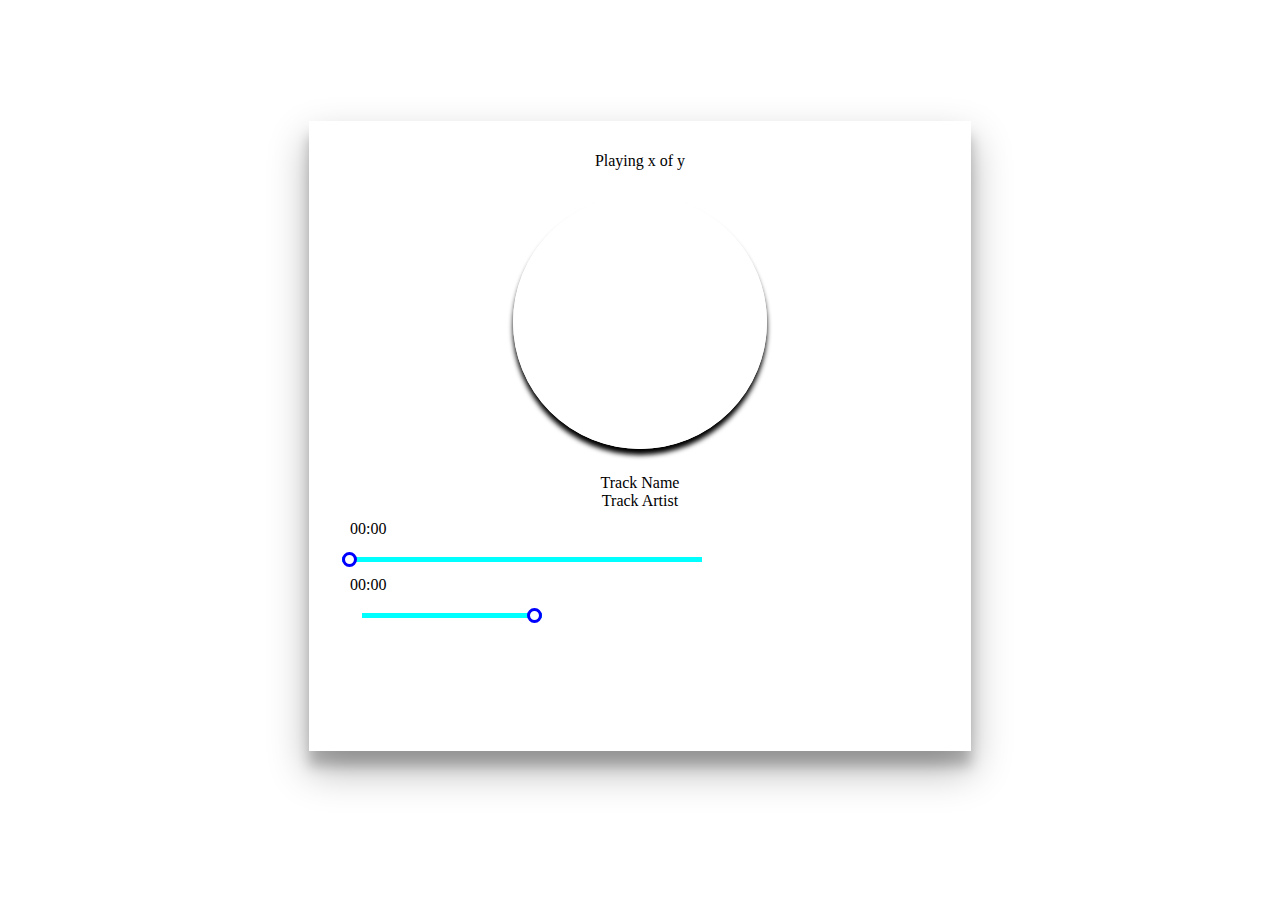
<file: musicplayer/index.html>
<!DOCTYPE html>
<html>
  <head>
    <title>Music</title>
    <link
      rel="stylesheet"
      href="https://cdnjs.cloudflare.com/ajax/libs/font-awesome/6.1.1/css/all.min.css"
      integrity="sha512-KfkfwYDsLkIlwQp6LFnl8zNdLGxu9YAA1QvwINks4PhcElQSvqcyVLLD9aMhXd13uQjoXtEKNosOWaZqXgel0g=="
      crossorigin="anonymous"
      referrerpolicy="no-referrer"
    />
  </head>
  <style>
    .player {
      height: 95vh;
      display: flex;
      align-items: center;
      flex-direction: column;
      justify-content: center;
    }
    .wrapper {
      border: 1px solid transparent;
      padding: 30px;
      box-shadow: rgba(0, 0, 0, 0.3) 0px 19px 38px,
        rgba(0, 0, 0, 0.22) 0px 15px 12px;
    }
    .details {
      display: flex;
      align-items: center;
      flex-direction: column;
      justify-content: center;
    }
    .track-art {
      margin: 25px;
      height: 250px;
      width: 250px;
      border: 2px solid #fff;
      background-size: cover;
      background-position: center;
      border-radius: 50%;
      box-shadow: 0 6px 5px;
    }
    .buttons {
      display: flex;
      flex-direction: row;
      align-items: center;
      margin-bottom: 30px;
    }
    .active {
      color: black;
    }
    .random-track,
    .repeat-track,
    .playpause-track,
    .prev-track,
    .next-track {
      padding: 25px;
      opacity: 0.2;
    }
    .random-track:hover,
    .repeat-track:hover,
    .playpause-track:hover,
    .prev-track:hover,
    .next-track:hover {
      opacity: 1;
    }
    .silder-container {
      display: flex;
      justify-content: center;
      align-items: center;
    }
    .seek-slider,
    .volume-slider {
      appearance: none;
      height: 5px;
      width: 100%;
      background-color: aqua;
      transition: opacity 0.2s;
    }
    .seek-slider::-webkit-slider-thumb,
    .volume-slider::-webkit-slider-thumb {
      appearance: none;
      width: 15px;
      height: 15px;
      background-color: white;
      border: 3px solid blue;
      border-radius: 100%;
    }
    .seek-slider {
      width: 60%;
    }
    .volume-slider {
      width: 30%;
    }
    .current-time,
    .total-duration {
      padding: 10px;
    }
    i.fa-volume-down,
    i.fa-volumn-up {
      padding: 10px;
    }
    .randomActive {
      color: black;
    }
    .rotate {
      animation: rotation 8s infinite linear;
    }
    @keyframes rotation {
      from {
        transform: rotate((0deg));
      }
      to {
        transform: rotate((360deg));
      }
    }
    .loader {
      height: 70px;
      display: flex;
      justify-content: center;
      align-items: center;
    }
    .loader,
    .stroke {
      background-color: white;
      height: 150%;
      width: 10px;
      border-radius: 50px;
      margin: 0 50px;
      animation: animate 1.4s linear infinite;
    }
    @keyframes animate {
      50% {
        height: 20%;
        background: cyan;
      }
      100% {
        height: 100%;
      }
    }
    .stroke:nth-child(1) {
      animation-delay: 0s;
    }
    .stroke:nth-child(2) {
      animation-delay: 0.3s;
    }
    .stroke:nth-child(3) {
      animation-delay: 0.6s;
    }
    .stroke:nth-child(4) {
      animation-delay: 0.9s;
    }
    .stroke:nth-child(5) {
      animation-delay: 0.3s;
    }
    .stroke:nth-child(6) {
      animation-delay: 0.6s;
    }
    .stroke:nth-child(7) {
      animation-delay: 0.9s;
    }
  </style>
  <body>
    <div class="player">
      <div class="wrapper">
        <div class="details">
          <div class="now-playing">Playing x of y</div>
          <div class="track-art"></div>
          <div class="track-name">Track Name</div>
          <div class="track-artist">Track Artist</div>
        </div>
        <div class="slider-container">
          <div class="current-time">00:00</div>
          <input
            type="range"
            min="1"
            max="100"
            value="0"
            class="seek-slider"
            onchange="seekTo()"
          />
          <div class="total-duration">00:00</div>
        </div>
        <div class="slider-container">
          <i class="fa fa-volume-down"></i
          ><input
            type="range"
            min="1"
            max="99"
            value="99"
            class="volume-slider"
            onchange="setVolume()"
          />
          <i class="fa fa-volume-up"></i>
        </div>
        <div class="buttons">
          <div class="random-track" onclick="randomTrack()">
            <i class="fas fa-random fa-2x" title="random"></i>
          </div>
          <div class="prev-track" onclick="prevTrack()">
            <i class="fas fa-step-backward fa-2x" title="random"></i>
          </div>
          <div class="playpause-track" onclick="playpauseTrack()">
            <i class="fas fa-play-circle fa-5x" title="random"></i>
          </div>
          <div class="next-track" onclick="nextTrack()">
            <i class="fas fa-step-forward fa-2x" title="random"></i>
          </div>
          <div class="repeat-track" onclick="repeatTrack()">
            <i class="fas fa-repeat fa-2x" title="repeat"></i>
          </div>
        </div>
        <div id="wave">
          <span class="stroke"></span>
          <span class="stroke"></span>
          <span class="stroke"></span>
          <span class="stroke"></span>
          <span class="stroke"></span>
          <span class="stroke"></span>
        </div>
      </div>
    </div>
    <script type="text/javascript">
      let now_playing = document.querySelector(".now-playing");
      let track_art = document.querySelector(".track-art");
      let track_name = document.querySelector(".track-name");
      let track_artist = document.querySelector(".track-artist");

      let playpause_btn = document.querySelector(".playpause-track");
      let next_btn = document.querySelector(".next-track");
      let prev_btn = document.querySelector(".prev_track");

      let seek_slider = document.querySelector(".seek-slider");
      let volume_slider = document.querySelector(".volume-slider");
      let curr_time = document.querySelector(".current-time");
      let total_duration = document.querySelector(".total-duration");
      let randomIcon = document.querySelector(".fa-random");
      let wave = document.getElementById("wave");
      let curr_track = document.createElement("audio");

      let track_index = 0;
      let isPlaying = false;
      let isRandom = false;
      let updatetimer;

      const music_list = [
        {
          img: "",
        },
      ];
    </script>
  </body>
</html>
</file>
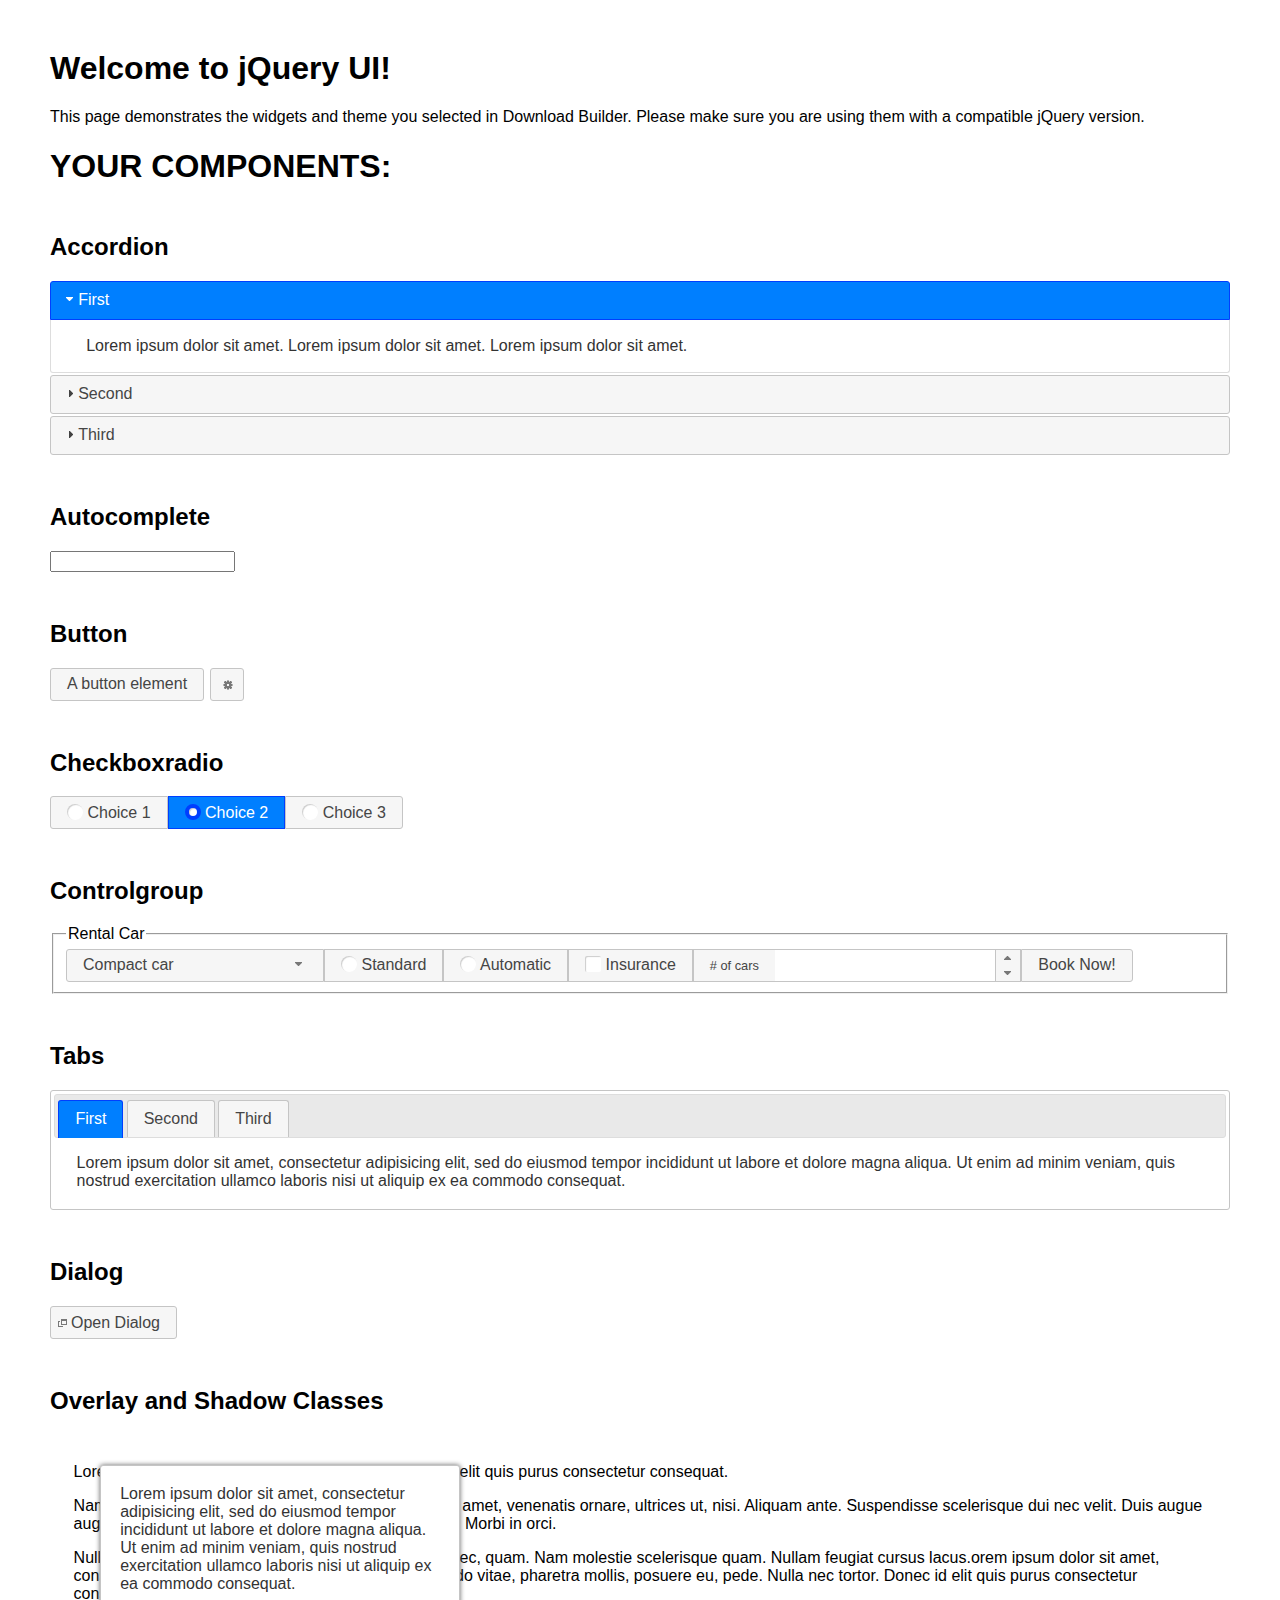
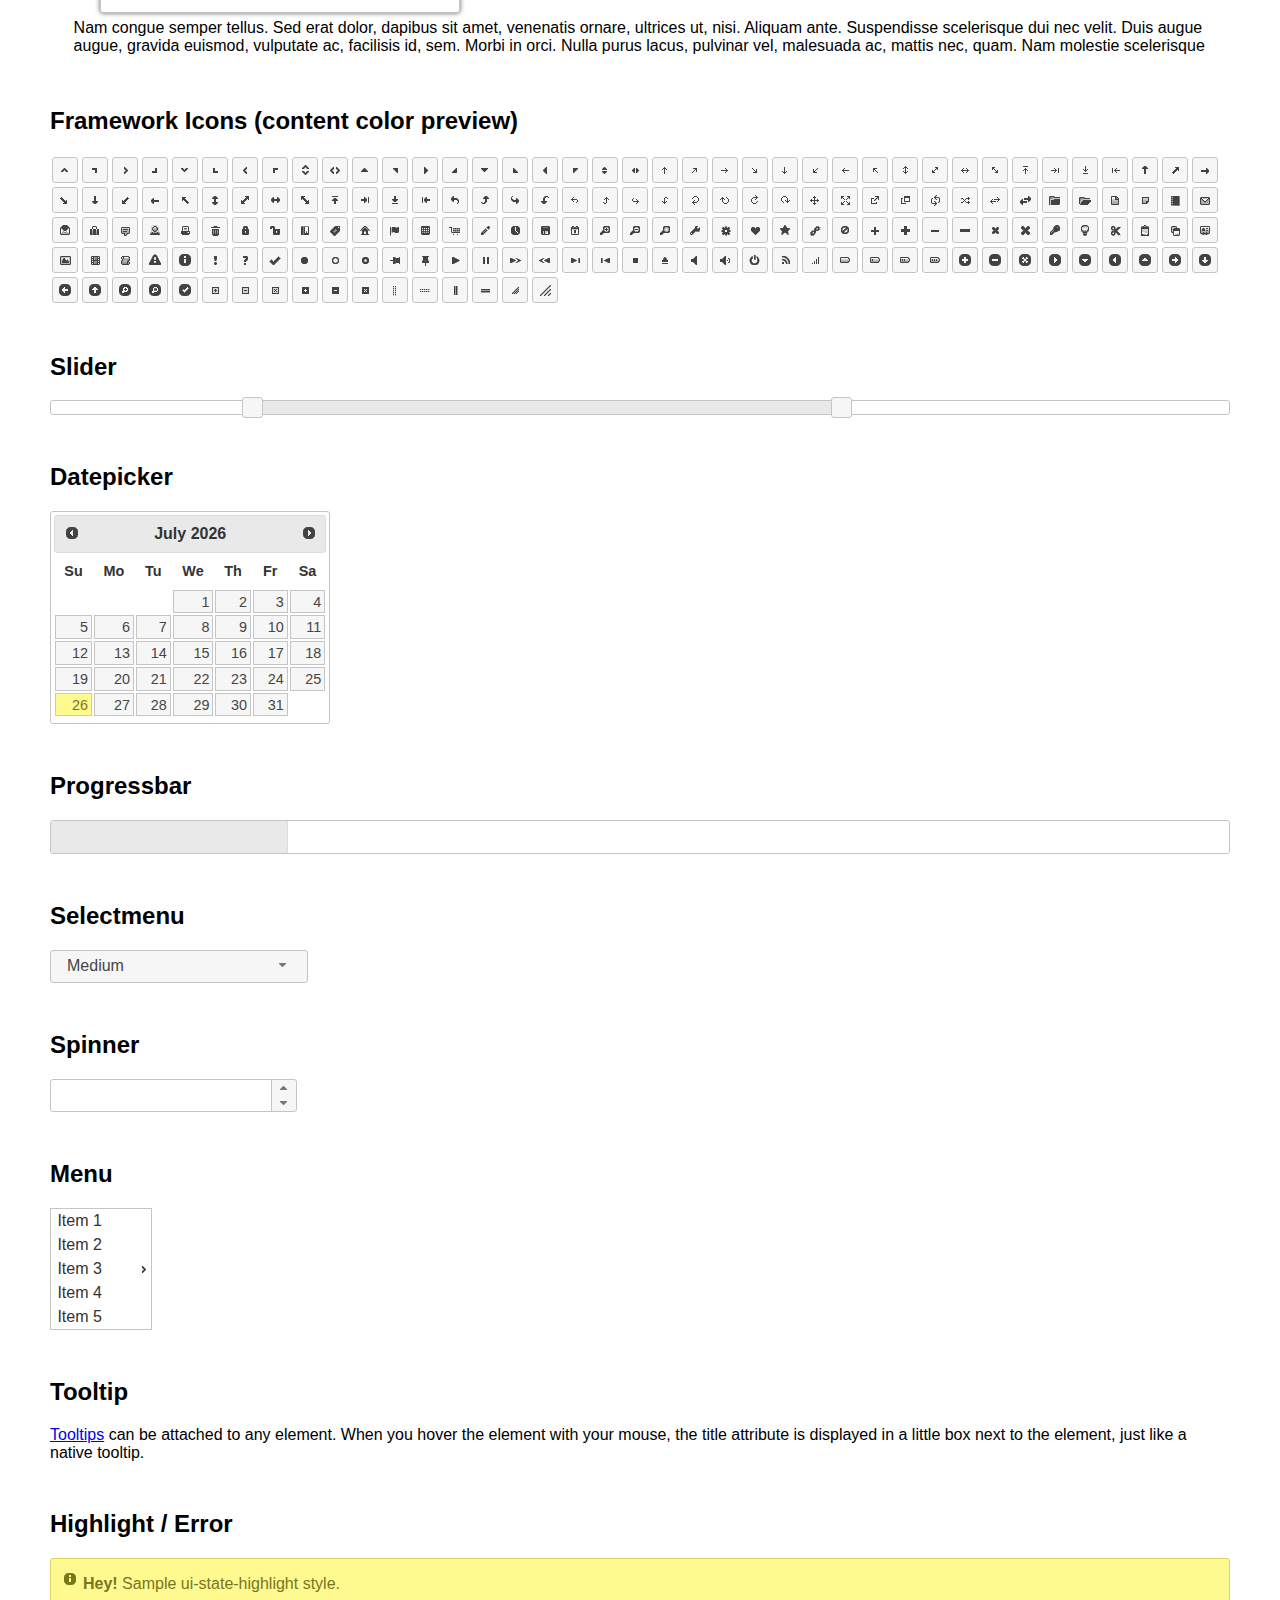
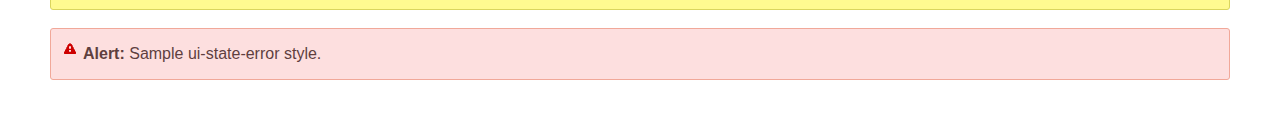
<file: assets/lib/jquery-ui-1.13.1/index.html>
<!doctype html>
<html lang="us">
<head>
	<meta charset="utf-8">
	<title>jQuery UI Example Page</title>
	<link href="jquery-ui.css" rel="stylesheet">
	<style>
	body{
		font-family: "Trebuchet MS", sans-serif;
		margin: 50px;
	}
	.demoHeaders {
		margin-top: 2em;
	}
	#dialog-link {
		padding: .4em 1em .4em 20px;
		text-decoration: none;
		position: relative;
	}
	#dialog-link span.ui-icon {
		margin: 0 5px 0 0;
		position: absolute;
		left: .2em;
		top: 50%;
		margin-top: -8px;
	}
	#icons {
		margin: 0;
		padding: 0;
	}
	#icons li {
		margin: 2px;
		position: relative;
		padding: 4px 0;
		cursor: pointer;
		float: left;
		list-style: none;
	}
	#icons span.ui-icon {
		float: left;
		margin: 0 4px;
	}
	.fakewindowcontain .ui-widget-overlay {
		position: absolute;
	}
	select {
		width: 200px;
	}
	</style>
</head>
<body>

<h1>Welcome to jQuery UI!</h1>

<div class="ui-widget">
	<p>This page demonstrates the widgets and theme you selected in Download Builder. Please make sure you are using them with a compatible jQuery version.</p>
</div>

<h1>YOUR COMPONENTS:</h1>

<!-- Accordion -->
<h2 class="demoHeaders">Accordion</h2>
<div id="accordion">
	<h3>First</h3>
	<div>Lorem ipsum dolor sit amet. Lorem ipsum dolor sit amet. Lorem ipsum dolor sit amet.</div>
	<h3>Second</h3>
	<div>Phasellus mattis tincidunt nibh.</div>
	<h3>Third</h3>
	<div>Nam dui erat, auctor a, dignissim quis.</div>
</div>

<!-- Autocomplete -->
<h2 class="demoHeaders">Autocomplete</h2>
<div>
	<input id="autocomplete" title="type &quot;a&quot;">
</div>

<!-- Button -->
<h2 class="demoHeaders">Button</h2>
<button id="button">A button element</button>
<button id="button-icon">An icon-only button</button>

<!-- Checkboxradio -->
<h2 class="demoHeaders">Checkboxradio</h2>
<form style="margin-top: 1em;">
	<div id="radioset">
		<input type="radio" id="radio1" name="radio"><label for="radio1">Choice 1</label>
		<input type="radio" id="radio2" name="radio" checked="checked"><label for="radio2">Choice 2</label>
		<input type="radio" id="radio3" name="radio"><label for="radio3">Choice 3</label>
	</div>
</form>

<!-- Controlgroup -->
<h2 class="demoHeaders">Controlgroup</h2>
<fieldset>
	<legend>Rental Car</legend>
	<div id="controlgroup">
		<select id="car-type">
			<option>Compact car</option>
			<option>Midsize car</option>
			<option>Full size car</option>
			<option>SUV</option>
			<option>Luxury</option>
			<option>Truck</option>
			<option>Van</option>
		</select>
		<label for="transmission-standard">Standard</label>
		<input type="radio" name="transmission" id="transmission-standard">
		<label for="transmission-automatic">Automatic</label>
		<input type="radio" name="transmission" id="transmission-automatic">
		<label for="insurance">Insurance</label>
		<input type="checkbox" name="insurance" id="insurance">
		<label for="horizontal-spinner" class="ui-controlgroup-label"># of cars</label>
		<input id="horizontal-spinner" class="ui-spinner-input">
		<button>Book Now!</button>
	</div>
</fieldset>

<!-- Tabs -->
<h2 class="demoHeaders">Tabs</h2>
<div id="tabs">
	<ul>
		<li><a href="#tabs-1">First</a></li>
		<li><a href="#tabs-2">Second</a></li>
		<li><a href="#tabs-3">Third</a></li>
	</ul>
	<div id="tabs-1">Lorem ipsum dolor sit amet, consectetur adipisicing elit, sed do eiusmod tempor incididunt ut labore et dolore magna aliqua. Ut enim ad minim veniam, quis nostrud exercitation ullamco laboris nisi ut aliquip ex ea commodo consequat.</div>
	<div id="tabs-2">Phasellus mattis tincidunt nibh. Cras orci urna, blandit id, pretium vel, aliquet ornare, felis. Maecenas scelerisque sem non nisl. Fusce sed lorem in enim dictum bibendum.</div>
	<div id="tabs-3">Nam dui erat, auctor a, dignissim quis, sollicitudin eu, felis. Pellentesque nisi urna, interdum eget, sagittis et, consequat vestibulum, lacus. Mauris porttitor ullamcorper augue.</div>
</div>

<h2 class="demoHeaders">Dialog</h2>
<p>
	<button id="dialog-link" class="ui-button ui-corner-all ui-widget">
		<span class="ui-icon ui-icon-newwin"></span>Open Dialog
	</button>
</p>

<h2 class="demoHeaders">Overlay and Shadow Classes</h2>
<div style="position: relative; width: 96%; height: 200px; padding:1% 2%; overflow:hidden;" class="fakewindowcontain">
	<p>Lorem ipsum dolor sit amet,  Nulla nec tortor. Donec id elit quis purus consectetur consequat. </p><p>Nam congue semper tellus. Sed erat dolor, dapibus sit amet, venenatis ornare, ultrices ut, nisi. Aliquam ante. Suspendisse scelerisque dui nec velit. Duis augue augue, gravida euismod, vulputate ac, facilisis id, sem. Morbi in orci. </p><p>Nulla purus lacus, pulvinar vel, malesuada ac, mattis nec, quam. Nam molestie scelerisque quam. Nullam feugiat cursus lacus.orem ipsum dolor sit amet, consectetur adipiscing elit. Donec libero risus, commodo vitae, pharetra mollis, posuere eu, pede. Nulla nec tortor. Donec id elit quis purus consectetur consequat. </p><p>Nam congue semper tellus. Sed erat dolor, dapibus sit amet, venenatis ornare, ultrices ut, nisi. Aliquam ante. Suspendisse scelerisque dui nec velit. Duis augue augue, gravida euismod, vulputate ac, facilisis id, sem. Morbi in orci. Nulla purus lacus, pulvinar vel, malesuada ac, mattis nec, quam. Nam molestie scelerisque quam. </p><p>Nullam feugiat cursus lacus.orem ipsum dolor sit amet, consectetur adipiscing elit. Donec libero risus, commodo vitae, pharetra mollis, posuere eu, pede. Nulla nec tortor. Donec id elit quis purus consectetur consequat. Nam congue semper tellus. Sed erat dolor, dapibus sit amet, venenatis ornare, ultrices ut, nisi. Aliquam ante. </p><p>Suspendisse scelerisque dui nec velit. Duis augue augue, gravida euismod, vulputate ac, facilisis id, sem. Morbi in orci. Nulla purus lacus, pulvinar vel, malesuada ac, mattis nec, quam. Nam molestie scelerisque quam. Nullam feugiat cursus lacus.orem ipsum dolor sit amet, consectetur adipiscing elit. Donec libero risus, commodo vitae, pharetra mollis, posuere eu, pede. Nulla nec tortor. Donec id elit quis purus consectetur consequat. Nam congue semper tellus. Sed erat dolor, dapibus sit amet, venenatis ornare, ultrices ut, nisi. </p>

	<!-- ui-dialog -->
	<div class="ui-widget-overlay ui-front"></div>
	<div style="position: absolute; width: 320px; left: 50px; top: 30px; padding: 1.2em" class="ui-widget ui-front ui-widget-content ui-corner-all ui-widget-shadow">
		Lorem ipsum dolor sit amet, consectetur adipisicing elit, sed do eiusmod tempor incididunt ut labore et dolore magna aliqua. Ut enim ad minim veniam, quis nostrud exercitation ullamco laboris nisi ut aliquip ex ea commodo consequat.
	</div>

</div>

<!-- ui-dialog -->
<div id="dialog" title="Dialog Title">
	<p>Lorem ipsum dolor sit amet, consectetur adipisicing elit, sed do eiusmod tempor incididunt ut labore et dolore magna aliqua. Ut enim ad minim veniam, quis nostrud exercitation ullamco laboris nisi ut aliquip ex ea commodo consequat.</p>
</div>


<h2 class="demoHeaders">Framework Icons (content color preview)</h2>
<ul id="icons" class="ui-widget ui-helper-clearfix">
	<li class="ui-state-default ui-corner-all" title=".ui-icon-caret-1-n"><span class="ui-icon ui-icon-caret-1-n"></span></li>
	<li class="ui-state-default ui-corner-all" title=".ui-icon-caret-1-ne"><span class="ui-icon ui-icon-caret-1-ne"></span></li>
	<li class="ui-state-default ui-corner-all" title=".ui-icon-caret-1-e"><span class="ui-icon ui-icon-caret-1-e"></span></li>
	<li class="ui-state-default ui-corner-all" title=".ui-icon-caret-1-se"><span class="ui-icon ui-icon-caret-1-se"></span></li>
	<li class="ui-state-default ui-corner-all" title=".ui-icon-caret-1-s"><span class="ui-icon ui-icon-caret-1-s"></span></li>
	<li class="ui-state-default ui-corner-all" title=".ui-icon-caret-1-sw"><span class="ui-icon ui-icon-caret-1-sw"></span></li>
	<li class="ui-state-default ui-corner-all" title=".ui-icon-caret-1-w"><span class="ui-icon ui-icon-caret-1-w"></span></li>
	<li class="ui-state-default ui-corner-all" title=".ui-icon-caret-1-nw"><span class="ui-icon ui-icon-caret-1-nw"></span></li>
	<li class="ui-state-default ui-corner-all" title=".ui-icon-caret-2-n-s"><span class="ui-icon ui-icon-caret-2-n-s"></span></li>
	<li class="ui-state-default ui-corner-all" title=".ui-icon-caret-2-e-w"><span class="ui-icon ui-icon-caret-2-e-w"></span></li>
	<li class="ui-state-default ui-corner-all" title=".ui-icon-triangle-1-n"><span class="ui-icon ui-icon-triangle-1-n"></span></li>
	<li class="ui-state-default ui-corner-all" title=".ui-icon-triangle-1-ne"><span class="ui-icon ui-icon-triangle-1-ne"></span></li>
	<li class="ui-state-default ui-corner-all" title=".ui-icon-triangle-1-e"><span class="ui-icon ui-icon-triangle-1-e"></span></li>
	<li class="ui-state-default ui-corner-all" title=".ui-icon-triangle-1-se"><span class="ui-icon ui-icon-triangle-1-se"></span></li>
	<li class="ui-state-default ui-corner-all" title=".ui-icon-triangle-1-s"><span class="ui-icon ui-icon-triangle-1-s"></span></li>
	<li class="ui-state-default ui-corner-all" title=".ui-icon-triangle-1-sw"><span class="ui-icon ui-icon-triangle-1-sw"></span></li>
	<li class="ui-state-default ui-corner-all" title=".ui-icon-triangle-1-w"><span class="ui-icon ui-icon-triangle-1-w"></span></li>
	<li class="ui-state-default ui-corner-all" title=".ui-icon-triangle-1-nw"><span class="ui-icon ui-icon-triangle-1-nw"></span></li>
	<li class="ui-state-default ui-corner-all" title=".ui-icon-triangle-2-n-s"><span class="ui-icon ui-icon-triangle-2-n-s"></span></li>
	<li class="ui-state-default ui-corner-all" title=".ui-icon-triangle-2-e-w"><span class="ui-icon ui-icon-triangle-2-e-w"></span></li>
	<li class="ui-state-default ui-corner-all" title=".ui-icon-arrow-1-n"><span class="ui-icon ui-icon-arrow-1-n"></span></li>
	<li class="ui-state-default ui-corner-all" title=".ui-icon-arrow-1-ne"><span class="ui-icon ui-icon-arrow-1-ne"></span></li>
	<li class="ui-state-default ui-corner-all" title=".ui-icon-arrow-1-e"><span class="ui-icon ui-icon-arrow-1-e"></span></li>
	<li class="ui-state-default ui-corner-all" title=".ui-icon-arrow-1-se"><span class="ui-icon ui-icon-arrow-1-se"></span></li>
	<li class="ui-state-default ui-corner-all" title=".ui-icon-arrow-1-s"><span class="ui-icon ui-icon-arrow-1-s"></span></li>
	<li class="ui-state-default ui-corner-all" title=".ui-icon-arrow-1-sw"><span class="ui-icon ui-icon-arrow-1-sw"></span></li>
	<li class="ui-state-default ui-corner-all" title=".ui-icon-arrow-1-w"><span class="ui-icon ui-icon-arrow-1-w"></span></li>
	<li class="ui-state-default ui-corner-all" title=".ui-icon-arrow-1-nw"><span class="ui-icon ui-icon-arrow-1-nw"></span></li>
	<li class="ui-state-default ui-corner-all" title=".ui-icon-arrow-2-n-s"><span class="ui-icon ui-icon-arrow-2-n-s"></span></li>
	<li class="ui-state-default ui-corner-all" title=".ui-icon-arrow-2-ne-sw"><span class="ui-icon ui-icon-arrow-2-ne-sw"></span></li>
	<li class="ui-state-default ui-corner-all" title=".ui-icon-arrow-2-e-w"><span class="ui-icon ui-icon-arrow-2-e-w"></span></li>
	<li class="ui-state-default ui-corner-all" title=".ui-icon-arrow-2-se-nw"><span class="ui-icon ui-icon-arrow-2-se-nw"></span></li>
	<li class="ui-state-default ui-corner-all" title=".ui-icon-arrowstop-1-n"><span class="ui-icon ui-icon-arrowstop-1-n"></span></li>
	<li class="ui-state-default ui-corner-all" title=".ui-icon-arrowstop-1-e"><span class="ui-icon ui-icon-arrowstop-1-e"></span></li>
	<li class="ui-state-default ui-corner-all" title=".ui-icon-arrowstop-1-s"><span class="ui-icon ui-icon-arrowstop-1-s"></span></li>
	<li class="ui-state-default ui-corner-all" title=".ui-icon-arrowstop-1-w"><span class="ui-icon ui-icon-arrowstop-1-w"></span></li>
	<li class="ui-state-default ui-corner-all" title=".ui-icon-arrowthick-1-n"><span class="ui-icon ui-icon-arrowthick-1-n"></span></li>
	<li class="ui-state-default ui-corner-all" title=".ui-icon-arrowthick-1-ne"><span class="ui-icon ui-icon-arrowthick-1-ne"></span></li>
	<li class="ui-state-default ui-corner-all" title=".ui-icon-arrowthick-1-e"><span class="ui-icon ui-icon-arrowthick-1-e"></span></li>
	<li class="ui-state-default ui-corner-all" title=".ui-icon-arrowthick-1-se"><span class="ui-icon ui-icon-arrowthick-1-se"></span></li>
	<li class="ui-state-default ui-corner-all" title=".ui-icon-arrowthick-1-s"><span class="ui-icon ui-icon-arrowthick-1-s"></span></li>
	<li class="ui-state-default ui-corner-all" title=".ui-icon-arrowthick-1-sw"><span class="ui-icon ui-icon-arrowthick-1-sw"></span></li>
	<li class="ui-state-default ui-corner-all" title=".ui-icon-arrowthick-1-w"><span class="ui-icon ui-icon-arrowthick-1-w"></span></li>
	<li class="ui-state-default ui-corner-all" title=".ui-icon-arrowthick-1-nw"><span class="ui-icon ui-icon-arrowthick-1-nw"></span></li>
	<li class="ui-state-default ui-corner-all" title=".ui-icon-arrowthick-2-n-s"><span class="ui-icon ui-icon-arrowthick-2-n-s"></span></li>
	<li class="ui-state-default ui-corner-all" title=".ui-icon-arrowthick-2-ne-sw"><span class="ui-icon ui-icon-arrowthick-2-ne-sw"></span></li>
	<li class="ui-state-default ui-corner-all" title=".ui-icon-arrowthick-2-e-w"><span class="ui-icon ui-icon-arrowthick-2-e-w"></span></li>
	<li class="ui-state-default ui-corner-all" title=".ui-icon-arrowthick-2-se-nw"><span class="ui-icon ui-icon-arrowthick-2-se-nw"></span></li>
	<li class="ui-state-default ui-corner-all" title=".ui-icon-arrowthickstop-1-n"><span class="ui-icon ui-icon-arrowthickstop-1-n"></span></li>
	<li class="ui-state-default ui-corner-all" title=".ui-icon-arrowthickstop-1-e"><span class="ui-icon ui-icon-arrowthickstop-1-e"></span></li>
	<li class="ui-state-default ui-corner-all" title=".ui-icon-arrowthickstop-1-s"><span class="ui-icon ui-icon-arrowthickstop-1-s"></span></li>
	<li class="ui-state-default ui-corner-all" title=".ui-icon-arrowthickstop-1-w"><span class="ui-icon ui-icon-arrowthickstop-1-w"></span></li>
	<li class="ui-state-default ui-corner-all" title=".ui-icon-arrowreturnthick-1-w"><span class="ui-icon ui-icon-arrowreturnthick-1-w"></span></li>
	<li class="ui-state-default ui-corner-all" title=".ui-icon-arrowreturnthick-1-n"><span class="ui-icon ui-icon-arrowreturnthick-1-n"></span></li>
	<li class="ui-state-default ui-corner-all" title=".ui-icon-arrowreturnthick-1-e"><span class="ui-icon ui-icon-arrowreturnthick-1-e"></span></li>
	<li class="ui-state-default ui-corner-all" title=".ui-icon-arrowreturnthick-1-s"><span class="ui-icon ui-icon-arrowreturnthick-1-s"></span></li>
	<li class="ui-state-default ui-corner-all" title=".ui-icon-arrowreturn-1-w"><span class="ui-icon ui-icon-arrowreturn-1-w"></span></li>
	<li class="ui-state-default ui-corner-all" title=".ui-icon-arrowreturn-1-n"><span class="ui-icon ui-icon-arrowreturn-1-n"></span></li>
	<li class="ui-state-default ui-corner-all" title=".ui-icon-arrowreturn-1-e"><span class="ui-icon ui-icon-arrowreturn-1-e"></span></li>
	<li class="ui-state-default ui-corner-all" title=".ui-icon-arrowreturn-1-s"><span class="ui-icon ui-icon-arrowreturn-1-s"></span></li>
	<li class="ui-state-default ui-corner-all" title=".ui-icon-arrowrefresh-1-w"><span class="ui-icon ui-icon-arrowrefresh-1-w"></span></li>
	<li class="ui-state-default ui-corner-all" title=".ui-icon-arrowrefresh-1-n"><span class="ui-icon ui-icon-arrowrefresh-1-n"></span></li>
	<li class="ui-state-default ui-corner-all" title=".ui-icon-arrowrefresh-1-e"><span class="ui-icon ui-icon-arrowrefresh-1-e"></span></li>
	<li class="ui-state-default ui-corner-all" title=".ui-icon-arrowrefresh-1-s"><span class="ui-icon ui-icon-arrowrefresh-1-s"></span></li>
	<li class="ui-state-default ui-corner-all" title=".ui-icon-arrow-4"><span class="ui-icon ui-icon-arrow-4"></span></li>
	<li class="ui-state-default ui-corner-all" title=".ui-icon-arrow-4-diag"><span class="ui-icon ui-icon-arrow-4-diag"></span></li>
	<li class="ui-state-default ui-corner-all" title=".ui-icon-extlink"><span class="ui-icon ui-icon-extlink"></span></li>
	<li class="ui-state-default ui-corner-all" title=".ui-icon-newwin"><span class="ui-icon ui-icon-newwin"></span></li>
	<li class="ui-state-default ui-corner-all" title=".ui-icon-refresh"><span class="ui-icon ui-icon-refresh"></span></li>
	<li class="ui-state-default ui-corner-all" title=".ui-icon-shuffle"><span class="ui-icon ui-icon-shuffle"></span></li>
	<li class="ui-state-default ui-corner-all" title=".ui-icon-transfer-e-w"><span class="ui-icon ui-icon-transfer-e-w"></span></li>
	<li class="ui-state-default ui-corner-all" title=".ui-icon-transferthick-e-w"><span class="ui-icon ui-icon-transferthick-e-w"></span></li>
	<li class="ui-state-default ui-corner-all" title=".ui-icon-folder-collapsed"><span class="ui-icon ui-icon-folder-collapsed"></span></li>
	<li class="ui-state-default ui-corner-all" title=".ui-icon-folder-open"><span class="ui-icon ui-icon-folder-open"></span></li>
	<li class="ui-state-default ui-corner-all" title=".ui-icon-document"><span class="ui-icon ui-icon-document"></span></li>
	<li class="ui-state-default ui-corner-all" title=".ui-icon-document-b"><span class="ui-icon ui-icon-document-b"></span></li>
	<li class="ui-state-default ui-corner-all" title=".ui-icon-note"><span class="ui-icon ui-icon-note"></span></li>
	<li class="ui-state-default ui-corner-all" title=".ui-icon-mail-closed"><span class="ui-icon ui-icon-mail-closed"></span></li>
	<li class="ui-state-default ui-corner-all" title=".ui-icon-mail-open"><span class="ui-icon ui-icon-mail-open"></span></li>
	<li class="ui-state-default ui-corner-all" title=".ui-icon-suitcase"><span class="ui-icon ui-icon-suitcase"></span></li>
	<li class="ui-state-default ui-corner-all" title=".ui-icon-comment"><span class="ui-icon ui-icon-comment"></span></li>
	<li class="ui-state-default ui-corner-all" title=".ui-icon-person"><span class="ui-icon ui-icon-person"></span></li>
	<li class="ui-state-default ui-corner-all" title=".ui-icon-print"><span class="ui-icon ui-icon-print"></span></li>
	<li class="ui-state-default ui-corner-all" title=".ui-icon-trash"><span class="ui-icon ui-icon-trash"></span></li>
	<li class="ui-state-default ui-corner-all" title=".ui-icon-locked"><span class="ui-icon ui-icon-locked"></span></li>
	<li class="ui-state-default ui-corner-all" title=".ui-icon-unlocked"><span class="ui-icon ui-icon-unlocked"></span></li>
	<li class="ui-state-default ui-corner-all" title=".ui-icon-bookmark"><span class="ui-icon ui-icon-bookmark"></span></li>
	<li class="ui-state-default ui-corner-all" title=".ui-icon-tag"><span class="ui-icon ui-icon-tag"></span></li>
	<li class="ui-state-default ui-corner-all" title=".ui-icon-home"><span class="ui-icon ui-icon-home"></span></li>
	<li class="ui-state-default ui-corner-all" title=".ui-icon-flag"><span class="ui-icon ui-icon-flag"></span></li>
	<li class="ui-state-default ui-corner-all" title=".ui-icon-calculator"><span class="ui-icon ui-icon-calculator"></span></li>
	<li class="ui-state-default ui-corner-all" title=".ui-icon-cart"><span class="ui-icon ui-icon-cart"></span></li>
	<li class="ui-state-default ui-corner-all" title=".ui-icon-pencil"><span class="ui-icon ui-icon-pencil"></span></li>
	<li class="ui-state-default ui-corner-all" title=".ui-icon-clock"><span class="ui-icon ui-icon-clock"></span></li>
	<li class="ui-state-default ui-corner-all" title=".ui-icon-disk"><span class="ui-icon ui-icon-disk"></span></li>
	<li class="ui-state-default ui-corner-all" title=".ui-icon-calendar"><span class="ui-icon ui-icon-calendar"></span></li>
	<li class="ui-state-default ui-corner-all" title=".ui-icon-zoomin"><span class="ui-icon ui-icon-zoomin"></span></li>
	<li class="ui-state-default ui-corner-all" title=".ui-icon-zoomout"><span class="ui-icon ui-icon-zoomout"></span></li>
	<li class="ui-state-default ui-corner-all" title=".ui-icon-search"><span class="ui-icon ui-icon-search"></span></li>
	<li class="ui-state-default ui-corner-all" title=".ui-icon-wrench"><span class="ui-icon ui-icon-wrench"></span></li>
	<li class="ui-state-default ui-corner-all" title=".ui-icon-gear"><span class="ui-icon ui-icon-gear"></span></li>
	<li class="ui-state-default ui-corner-all" title=".ui-icon-heart"><span class="ui-icon ui-icon-heart"></span></li>
	<li class="ui-state-default ui-corner-all" title=".ui-icon-star"><span class="ui-icon ui-icon-star"></span></li>
	<li class="ui-state-default ui-corner-all" title=".ui-icon-link"><span class="ui-icon ui-icon-link"></span></li>
	<li class="ui-state-default ui-corner-all" title=".ui-icon-cancel"><span class="ui-icon ui-icon-cancel"></span></li>
	<li class="ui-state-default ui-corner-all" title=".ui-icon-plus"><span class="ui-icon ui-icon-plus"></span></li>
	<li class="ui-state-default ui-corner-all" title=".ui-icon-plusthick"><span class="ui-icon ui-icon-plusthick"></span></li>
	<li class="ui-state-default ui-corner-all" title=".ui-icon-minus"><span class="ui-icon ui-icon-minus"></span></li>
	<li class="ui-state-default ui-corner-all" title=".ui-icon-minusthick"><span class="ui-icon ui-icon-minusthick"></span></li>
	<li class="ui-state-default ui-corner-all" title=".ui-icon-close"><span class="ui-icon ui-icon-close"></span></li>
	<li class="ui-state-default ui-corner-all" title=".ui-icon-closethick"><span class="ui-icon ui-icon-closethick"></span></li>
	<li class="ui-state-default ui-corner-all" title=".ui-icon-key"><span class="ui-icon ui-icon-key"></span></li>
	<li class="ui-state-default ui-corner-all" title=".ui-icon-lightbulb"><span class="ui-icon ui-icon-lightbulb"></span></li>
	<li class="ui-state-default ui-corner-all" title=".ui-icon-scissors"><span class="ui-icon ui-icon-scissors"></span></li>
	<li class="ui-state-default ui-corner-all" title=".ui-icon-clipboard"><span class="ui-icon ui-icon-clipboard"></span></li>
	<li class="ui-state-default ui-corner-all" title=".ui-icon-copy"><span class="ui-icon ui-icon-copy"></span></li>
	<li class="ui-state-default ui-corner-all" title=".ui-icon-contact"><span class="ui-icon ui-icon-contact"></span></li>
	<li class="ui-state-default ui-corner-all" title=".ui-icon-image"><span class="ui-icon ui-icon-image"></span></li>
	<li class="ui-state-default ui-corner-all" title=".ui-icon-video"><span class="ui-icon ui-icon-video"></span></li>
	<li class="ui-state-default ui-corner-all" title=".ui-icon-script"><span class="ui-icon ui-icon-script"></span></li>
	<li class="ui-state-default ui-corner-all" title=".ui-icon-alert"><span class="ui-icon ui-icon-alert"></span></li>
	<li class="ui-state-default ui-corner-all" title=".ui-icon-info"><span class="ui-icon ui-icon-info"></span></li>
	<li class="ui-state-default ui-corner-all" title=".ui-icon-notice"><span class="ui-icon ui-icon-notice"></span></li>
	<li class="ui-state-default ui-corner-all" title=".ui-icon-help"><span class="ui-icon ui-icon-help"></span></li>
	<li class="ui-state-default ui-corner-all" title=".ui-icon-check"><span class="ui-icon ui-icon-check"></span></li>
	<li class="ui-state-default ui-corner-all" title=".ui-icon-bullet"><span class="ui-icon ui-icon-bullet"></span></li>
	<li class="ui-state-default ui-corner-all" title=".ui-icon-radio-off"><span class="ui-icon ui-icon-radio-off"></span></li>
	<li class="ui-state-default ui-corner-all" title=".ui-icon-radio-on"><span class="ui-icon ui-icon-radio-on"></span></li>
	<li class="ui-state-default ui-corner-all" title=".ui-icon-pin-w"><span class="ui-icon ui-icon-pin-w"></span></li>
	<li class="ui-state-default ui-corner-all" title=".ui-icon-pin-s"><span class="ui-icon ui-icon-pin-s"></span></li>
	<li class="ui-state-default ui-corner-all" title=".ui-icon-play"><span class="ui-icon ui-icon-play"></span></li>
	<li class="ui-state-default ui-corner-all" title=".ui-icon-pause"><span class="ui-icon ui-icon-pause"></span></li>
	<li class="ui-state-default ui-corner-all" title=".ui-icon-seek-next"><span class="ui-icon ui-icon-seek-next"></span></li>
	<li class="ui-state-default ui-corner-all" title=".ui-icon-seek-prev"><span class="ui-icon ui-icon-seek-prev"></span></li>
	<li class="ui-state-default ui-corner-all" title=".ui-icon-seek-end"><span class="ui-icon ui-icon-seek-end"></span></li>
	<li class="ui-state-default ui-corner-all" title=".ui-icon-seek-first"><span class="ui-icon ui-icon-seek-first"></span></li>
	<li class="ui-state-default ui-corner-all" title=".ui-icon-stop"><span class="ui-icon ui-icon-stop"></span></li>
	<li class="ui-state-default ui-corner-all" title=".ui-icon-eject"><span class="ui-icon ui-icon-eject"></span></li>
	<li class="ui-state-default ui-corner-all" title=".ui-icon-volume-off"><span class="ui-icon ui-icon-volume-off"></span></li>
	<li class="ui-state-default ui-corner-all" title=".ui-icon-volume-on"><span class="ui-icon ui-icon-volume-on"></span></li>
	<li class="ui-state-default ui-corner-all" title=".ui-icon-power"><span class="ui-icon ui-icon-power"></span></li>
	<li class="ui-state-default ui-corner-all" title=".ui-icon-signal-diag"><span class="ui-icon ui-icon-signal-diag"></span></li>
	<li class="ui-state-default ui-corner-all" title=".ui-icon-signal"><span class="ui-icon ui-icon-signal"></span></li>
	<li class="ui-state-default ui-corner-all" title=".ui-icon-battery-0"><span class="ui-icon ui-icon-battery-0"></span></li>
	<li class="ui-state-default ui-corner-all" title=".ui-icon-battery-1"><span class="ui-icon ui-icon-battery-1"></span></li>
	<li class="ui-state-default ui-corner-all" title=".ui-icon-battery-2"><span class="ui-icon ui-icon-battery-2"></span></li>
	<li class="ui-state-default ui-corner-all" title=".ui-icon-battery-3"><span class="ui-icon ui-icon-battery-3"></span></li>
	<li class="ui-state-default ui-corner-all" title=".ui-icon-circle-plus"><span class="ui-icon ui-icon-circle-plus"></span></li>
	<li class="ui-state-default ui-corner-all" title=".ui-icon-circle-minus"><span class="ui-icon ui-icon-circle-minus"></span></li>
	<li class="ui-state-default ui-corner-all" title=".ui-icon-circle-close"><span class="ui-icon ui-icon-circle-close"></span></li>
	<li class="ui-state-default ui-corner-all" title=".ui-icon-circle-triangle-e"><span class="ui-icon ui-icon-circle-triangle-e"></span></li>
	<li class="ui-state-default ui-corner-all" title=".ui-icon-circle-triangle-s"><span class="ui-icon ui-icon-circle-triangle-s"></span></li>
	<li class="ui-state-default ui-corner-all" title=".ui-icon-circle-triangle-w"><span class="ui-icon ui-icon-circle-triangle-w"></span></li>
	<li class="ui-state-default ui-corner-all" title=".ui-icon-circle-triangle-n"><span class="ui-icon ui-icon-circle-triangle-n"></span></li>
	<li class="ui-state-default ui-corner-all" title=".ui-icon-circle-arrow-e"><span class="ui-icon ui-icon-circle-arrow-e"></span></li>
	<li class="ui-state-default ui-corner-all" title=".ui-icon-circle-arrow-s"><span class="ui-icon ui-icon-circle-arrow-s"></span></li>
	<li class="ui-state-default ui-corner-all" title=".ui-icon-circle-arrow-w"><span class="ui-icon ui-icon-circle-arrow-w"></span></li>
	<li class="ui-state-default ui-corner-all" title=".ui-icon-circle-arrow-n"><span class="ui-icon ui-icon-circle-arrow-n"></span></li>
	<li class="ui-state-default ui-corner-all" title=".ui-icon-circle-zoomin"><span class="ui-icon ui-icon-circle-zoomin"></span></li>
	<li class="ui-state-default ui-corner-all" title=".ui-icon-circle-zoomout"><span class="ui-icon ui-icon-circle-zoomout"></span></li>
	<li class="ui-state-default ui-corner-all" title=".ui-icon-circle-check"><span class="ui-icon ui-icon-circle-check"></span></li>
	<li class="ui-state-default ui-corner-all" title=".ui-icon-circlesmall-plus"><span class="ui-icon ui-icon-circlesmall-plus"></span></li>
	<li class="ui-state-default ui-corner-all" title=".ui-icon-circlesmall-minus"><span class="ui-icon ui-icon-circlesmall-minus"></span></li>
	<li class="ui-state-default ui-corner-all" title=".ui-icon-circlesmall-close"><span class="ui-icon ui-icon-circlesmall-close"></span></li>
	<li class="ui-state-default ui-corner-all" title=".ui-icon-squaresmall-plus"><span class="ui-icon ui-icon-squaresmall-plus"></span></li>
	<li class="ui-state-default ui-corner-all" title=".ui-icon-squaresmall-minus"><span class="ui-icon ui-icon-squaresmall-minus"></span></li>
	<li class="ui-state-default ui-corner-all" title=".ui-icon-squaresmall-close"><span class="ui-icon ui-icon-squaresmall-close"></span></li>
	<li class="ui-state-default ui-corner-all" title=".ui-icon-grip-dotted-vertical"><span class="ui-icon ui-icon-grip-dotted-vertical"></span></li>
	<li class="ui-state-default ui-corner-all" title=".ui-icon-grip-dotted-horizontal"><span class="ui-icon ui-icon-grip-dotted-horizontal"></span></li>
	<li class="ui-state-default ui-corner-all" title=".ui-icon-grip-solid-vertical"><span class="ui-icon ui-icon-grip-solid-vertical"></span></li>
	<li class="ui-state-default ui-corner-all" title=".ui-icon-grip-solid-horizontal"><span class="ui-icon ui-icon-grip-solid-horizontal"></span></li>
	<li class="ui-state-default ui-corner-all" title=".ui-icon-gripsmall-diagonal-se"><span class="ui-icon ui-icon-gripsmall-diagonal-se"></span></li>
	<li class="ui-state-default ui-corner-all" title=".ui-icon-grip-diagonal-se"><span class="ui-icon ui-icon-grip-diagonal-se"></span></li>
</ul>

<!-- Slider -->
<h2 class="demoHeaders">Slider</h2>
<div id="slider"></div>

<!-- Datepicker -->
<h2 class="demoHeaders">Datepicker</h2>
<div id="datepicker"></div>

<!-- Progressbar -->
<h2 class="demoHeaders">Progressbar</h2>
<div id="progressbar"></div>

<!-- Progressbar -->
<h2 class="demoHeaders">Selectmenu</h2>
<select id="selectmenu">
	<option>Slower</option>
	<option>Slow</option>
	<option selected="selected">Medium</option>
	<option>Fast</option>
	<option>Faster</option>
</select>

<!-- Spinner -->
<h2 class="demoHeaders">Spinner</h2>
<input id="spinner">

<!-- Menu -->
<h2 class="demoHeaders">Menu</h2>
<ul style="width:100px;" id="menu">
	<li><div>Item 1</div></li>
	<li><div>Item 2</div></li>
	<li><div>Item 3</div>
		<ul>
			<li><div>Item 3-1</div></li>
			<li><div>Item 3-2</div></li>
			<li><div>Item 3-3</div></li>
			<li><div>Item 3-4</div></li>
			<li><div>Item 3-5</div></li>
		</ul>
	</li>
	<li><div>Item 4</div></li>
	<li><div>Item 5</div></li>
</ul>

<!-- Tooltip -->
<h2 class="demoHeaders">Tooltip</h2>
<p id="tooltip">
	<a href="#" title="That&apos;s what this widget is">Tooltips</a> can be attached to any element. When you hover
the element with your mouse, the title attribute is displayed in a little box next to the element, just like a native tooltip.
</p>

<!-- Highlight / Error -->
<h2 class="demoHeaders">Highlight / Error</h2>
<div class="ui-widget">
	<div class="ui-state-highlight ui-corner-all" style="margin-top: 20px; padding: 0 .7em;">
		<p><span class="ui-icon ui-icon-info" style="float: left; margin-right: .3em;"></span>
		<strong>Hey!</strong> Sample ui-state-highlight style.</p>
	</div>
</div>
<br>
<div class="ui-widget">
	<div class="ui-state-error ui-corner-all" style="padding: 0 .7em;">
		<p><span class="ui-icon ui-icon-alert" style="float: left; margin-right: .3em;"></span>
		<strong>Alert:</strong> Sample ui-state-error style.</p>
	</div>
</div>

<script src="external/jquery/jquery.js"></script>
<script src="jquery-ui.js"></script>
<script>
$( "#accordion" ).accordion();

var availableTags = [
	"ActionScript",
	"AppleScript",
	"Asp",
	"BASIC",
	"C",
	"C++",
	"Clojure",
	"COBOL",
	"ColdFusion",
	"Erlang",
	"Fortran",
	"Groovy",
	"Haskell",
	"Java",
	"JavaScript",
	"Lisp",
	"Perl",
	"PHP",
	"Python",
	"Ruby",
	"Scala",
	"Scheme"
];
$( "#autocomplete" ).autocomplete({
	source: availableTags
});

$( "#button" ).button();
$( "#button-icon" ).button({
	icon: "ui-icon-gear",
	showLabel: false
});

$( "#radioset" ).buttonset();

$( "#controlgroup" ).controlgroup();

$( "#tabs" ).tabs();

$( "#dialog" ).dialog({
	autoOpen: false,
	width: 400,
	buttons: [
		{
			text: "Ok",
			click: function() {
				$( this ).dialog( "close" );
			}
		},
		{
			text: "Cancel",
			click: function() {
				$( this ).dialog( "close" );
			}
		}
	]
});

// Link to open the dialog
$( "#dialog-link" ).click(function( event ) {
	$( "#dialog" ).dialog( "open" );
	event.preventDefault();
});

$( "#datepicker" ).datepicker({
	inline: true
});

$( "#slider" ).slider({
	range: true,
	values: [ 17, 67 ]
});

$( "#progressbar" ).progressbar({
	value: 20
});

$( "#spinner" ).spinner();

$( "#menu" ).menu();

$( "#tooltip" ).tooltip();

$( "#selectmenu" ).selectmenu();

// Hover states on the static widgets
$( "#dialog-link, #icons li" ).hover(
	function() {
		$( this ).addClass( "ui-state-hover" );
	},
	function() {
		$( this ).removeClass( "ui-state-hover" );
	}
);
</script>
</body>
</html>
</file>
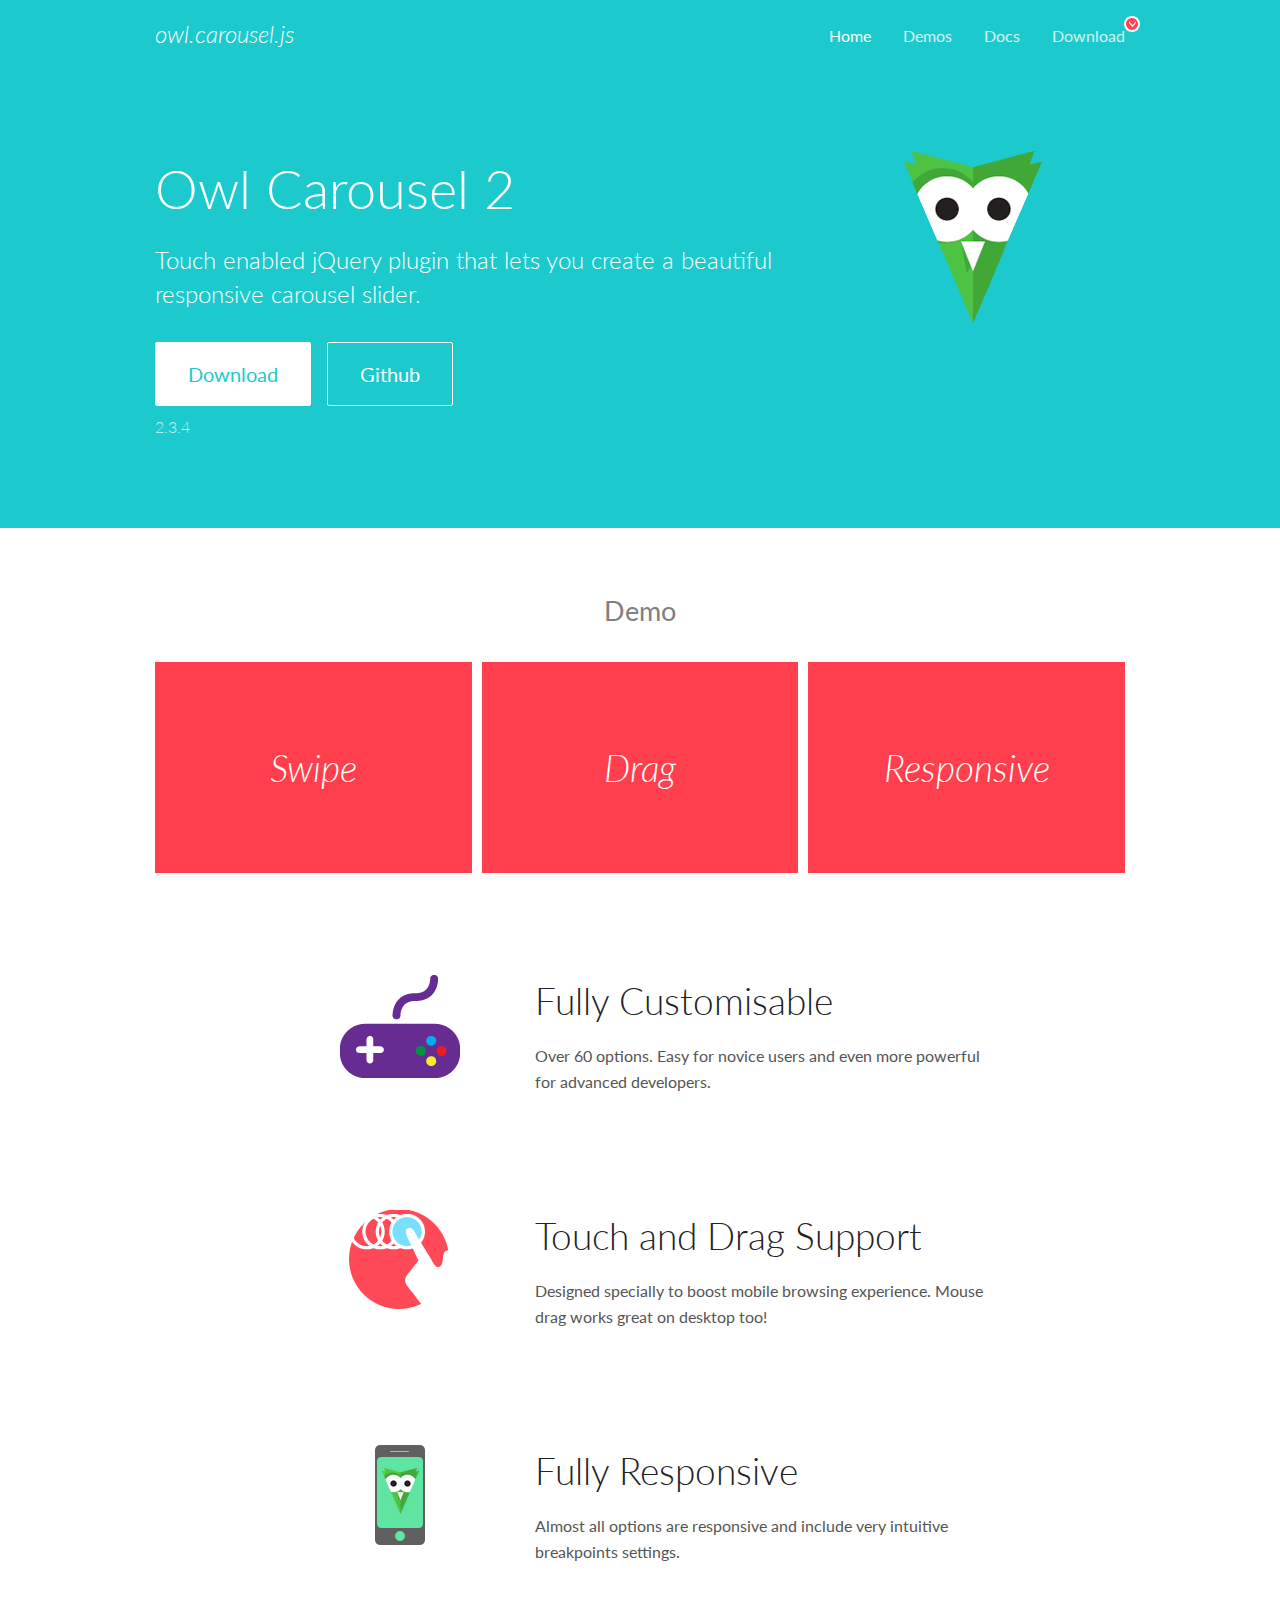
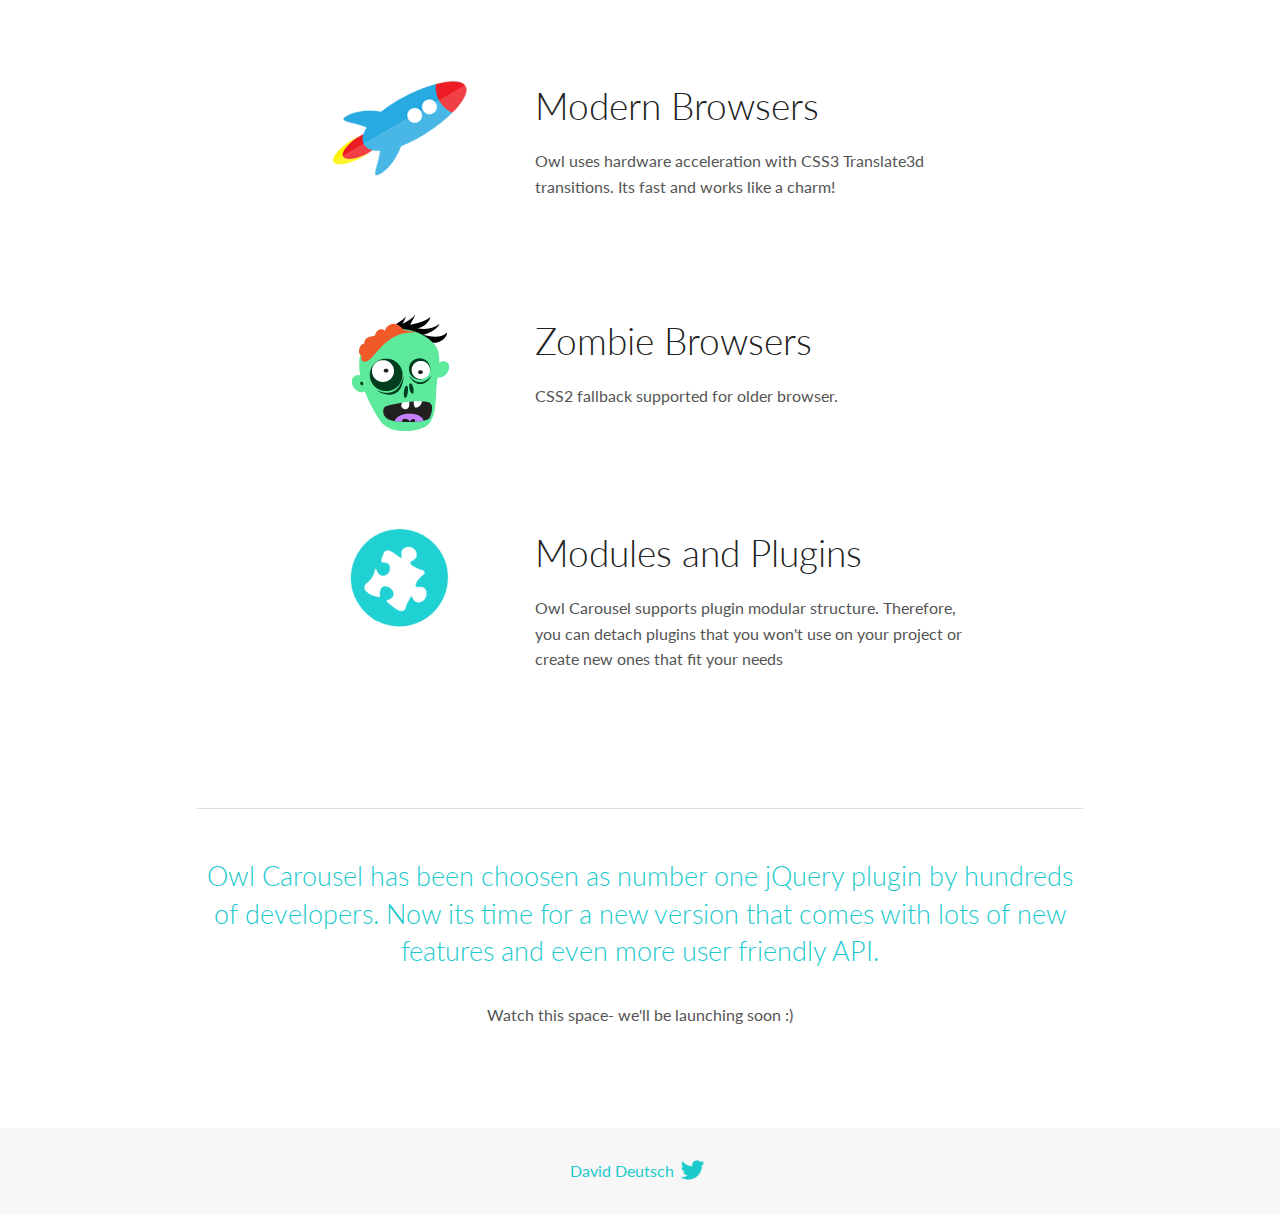
<file: assets/lib/OwlCarousel2-2.3.4/docs/index.html>
<!DOCTYPE html>
<html lang="en">
  <head>

    <!-- head -->
    <meta charset="utf-8">
    <meta name="msapplication-tap-highlight" content="no" />
    <meta name="viewport" content="width=device-width, initial-scale=1.0" />
    <meta name="description" content="Touch enabled jQuery plugin that lets you create beautiful responsive carousel slider.">
    <meta name="author" content="David Deutsch">
    <title>
      Home | Owl Carousel | 2.3.4
    </title>

    <!-- Stylesheets -->
    <link href='https://fonts.googleapis.com/css?family=Lato:300,400,700,400italic,300italic' rel='stylesheet' type='text/css'>
    <link rel="stylesheet" href="assets/css/docs.theme.min.css">

    <!-- Owl Stylesheets -->
    <link rel="stylesheet" href="assets/owlcarousel/assets/owl.carousel.min.css">
    <link rel="stylesheet" href="assets/owlcarousel/assets/owl.theme.default.min.css">

    <!-- HTML5 shim and Respond.js IE8 support of HTML5 elements and media queries -->

    <!--[if lt IE 9]>
      <script src="https://oss.maxcdn.com/libs/html5shiv/3.7.0/html5shiv.js"></script>
      <script src="https://oss.maxcdn.com/libs/respond.js/1.3.0/respond.min.js"></script>
    <![endif]-->

    <!-- Favicons -->
    <link rel="apple-touch-icon-precomposed" sizes="144x144" href="assets/ico/apple-touch-icon-144-precomposed.png">
    <link rel="shortcut icon" href="assets/ico/favicon.png">
    <link rel="shortcut icon" href="favicon.ico">

    <!-- Yeah i know js should not be in header. Its required for demos.-->

    <!-- javascript -->
    <script src="assets/vendors/jquery.min.js"></script>
    <script src="assets/owlcarousel/owl.carousel.js"></script>
  </head>
  <body>

    <!-- header -->
    <header class="header">
      <div class="row">
        <div class="large-12 columns">
          <div class="brand left">
            <h3>
              <a href="/OwlCarousel2/">owl.carousel.js</a> 
            </h3>
          </div>
          <a id="toggle-nav" class="right">
            <span></span> <span></span> <span></span> 
          </a> 
          <div class="nav-bar">
            <ul class="clearfix">
              <li class="active">
                <a href="/OwlCarousel2/index.html">Home</a> 
              </li>
              <li> <a href="/OwlCarousel2/demos/demos.html">Demos</a>  </li>
              <li> <a href="/OwlCarousel2/docs/started-welcome.html">Docs</a>  </li>
              <li>
                <a href="https://github.com/OwlCarousel2/OwlCarousel2/archive/2.3.4.zip">Download</a> 
                <span class="download"></span> 
              </li>
            </ul>
          </div>
        </div>
      </div>
    </header>

    <!-- home panel -->
    <section id="hero">
      <div class="row">
        <div class="large-8 medium-8 columns">
          <h1>Owl Carousel 2</h1>
          <h4>Touch enabled jQuery plugin that lets you create a beautiful responsive carousel slider.</h4>
          <a href="https://github.com/OwlCarousel2/OwlCarousel2/archive/2.3.4.zip" class="hero-button">Download</a> 
          <a href="https://github.com/OwlCarousel2/OwlCarousel2" class="hero-button outline">Github</a> 
          <p>2.3.4</p>
        </div>
        <div class="large-4 medium-4 columns">
          <img class="owl-logo" src="assets/img/owl-logo.png" alt="mr. Owl">
        </div>
      </div>
    </section>

    <!-- body -->
    <div class="home-demo">
      <div class="row">
        <div class="large-12 columns">
          <h3>Demo</h3>
          <div class="owl-carousel">
            <div class="item">
              <h2>Swipe</h2>
            </div>
            <div class="item">
              <h2>Drag</h2>
            </div>
            <div class="item">
              <h2>Responsive</h2>
            </div>
            <div class="item">
              <h2>CSS3</h2>
            </div>
            <div class="item">
              <h2>Fast</h2>
            </div>
            <div class="item">
              <h2>Easy</h2>
            </div>
            <div class="item">
              <h2>Free</h2>
            </div>
            <div class="item">
              <h2>Upgradable</h2>
            </div>
            <div class="item">
              <h2>Tons of options</h2>
            </div>
            <div class="item">
              <h2>Infinity</h2>
            </div>
            <div class="item">
              <h2>Auto Width</h2>
            </div>
          </div>
        </div>
      </div>
    </div>
    <script>
      var owl = $('.owl-carousel');
      owl.owlCarousel({
        margin: 10,
        loop: true,
        responsive: {
          0: {
            items: 1
          },
          600: {
            items: 2
          },
          1000: {
            items: 3
          }
        }
      })
    </script>

    <!-- features -->
    <div id="features">
      <div class="row">
        <div class="small-12 medium-9 small-centered columns">
          <section class="row feature">
            <div class="medium-4 small-12 columns">
              <img src="assets/img/feature-options.png" alt="">
            </div>
            <div class="medium-8 small-12 columns">
              <h2>Fully Customisable</h2>
              <p>Over 60 options. Easy for novice users and even more powerful for advanced developers.</p>
            </div>
          </section>
          <section class="row feature">
            <div class="medium-4 small-12 columns">
              <img src="assets/img/feature-drag.png" alt="">
            </div>
            <div class="medium-8 small-12 columns">
              <h2>Touch and Drag Support</h2>
              <p>Designed specially to boost mobile browsing experience. Mouse drag works great on desktop too!</p>
            </div>
          </section>
          <section class="row feature">
            <div class="medium-4 small-12 columns">
              <img src="assets/img/feature-responsive.png" alt="">
            </div>
            <div class="medium-8 small-12 columns">
              <h2>Fully Responsive</h2>
              <p>Almost all options are responsive and include very intuitive breakpoints settings.</p>
            </div>
          </section>
          <section class="row feature">
            <div class="medium-4 small-12 columns">
              <img src="assets/img/feature-modern.png" alt="">
            </div>
            <div class="medium-8 small-12 columns">
              <h2>Modern Browsers</h2>
              <p>Owl uses hardware acceleration with CSS3 Translate3d transitions. Its fast and works like a charm! </p>
            </div>
          </section>
          <section class="row feature">
            <div class="medium-4 small-12 columns">
              <img src="assets/img/feature-zombie.png" alt="">
            </div>
            <div class="medium-8 small-12 columns">
              <h2>Zombie Browsers</h2>
              <p>CSS2 fallback supported for older browser.</p>
            </div>
          </section>
          <section class="row feature">
            <div class="medium-4 small-12 columns">
              <img src="assets/img/feature-module.png" alt="">
            </div>
            <div class="medium-8 small-12 columns">
              <h2>Modules and Plugins</h2>
              <p>Owl Carousel supports plugin modular structure. Therefore, you can detach plugins that you won&#x27;t use on your project or create new ones that fit your needs</p>
            </div>
          </section>
        </div>
      </div>
    </div>

    <!-- footer -->
    <section id="teaser-text">
      <div class="row">
        <div class="small-12 medium-11 small-centered columns">
          <hr>
          <h3 id="owl-carousel-has-been-choosen-as-number-one-jquery-plugin-by-hundreds-of-developers-now-its-time-for-a-new-version-that-comes-with-lots-of-new-features-and-even-more-user-friendly-api-">Owl Carousel has been choosen as number one jQuery plugin by hundreds of developers. Now its time for a new version that comes with lots of new features and even more user friendly API.</h3>
          <p>Watch this space- we&#39;ll be launching soon :)</p>
        </div>
      </div>
    </section>

    <!-- footer -->
    <footer class="footer">
      <div class="row">
        <div class="large-12 columns">
          <h5>
            <a href="/OwlCarousel2/docs/support-contact.html">David Deutsch</a> 
            <a id="custom-tweet-button" href="https://twitter.com/share?url=https://github.com/OwlCarousel2/OwlCarousel2&text=Owl Carousel - This is so awesome! " target="_blank"></a> 
          </h5>
        </div>
      </div>
    </footer>

    <!-- vendors -->
    <script src="assets/vendors/highlight.js"></script>
    <script src="assets/js/app.js"></script>
  </body>
</html>
</file>
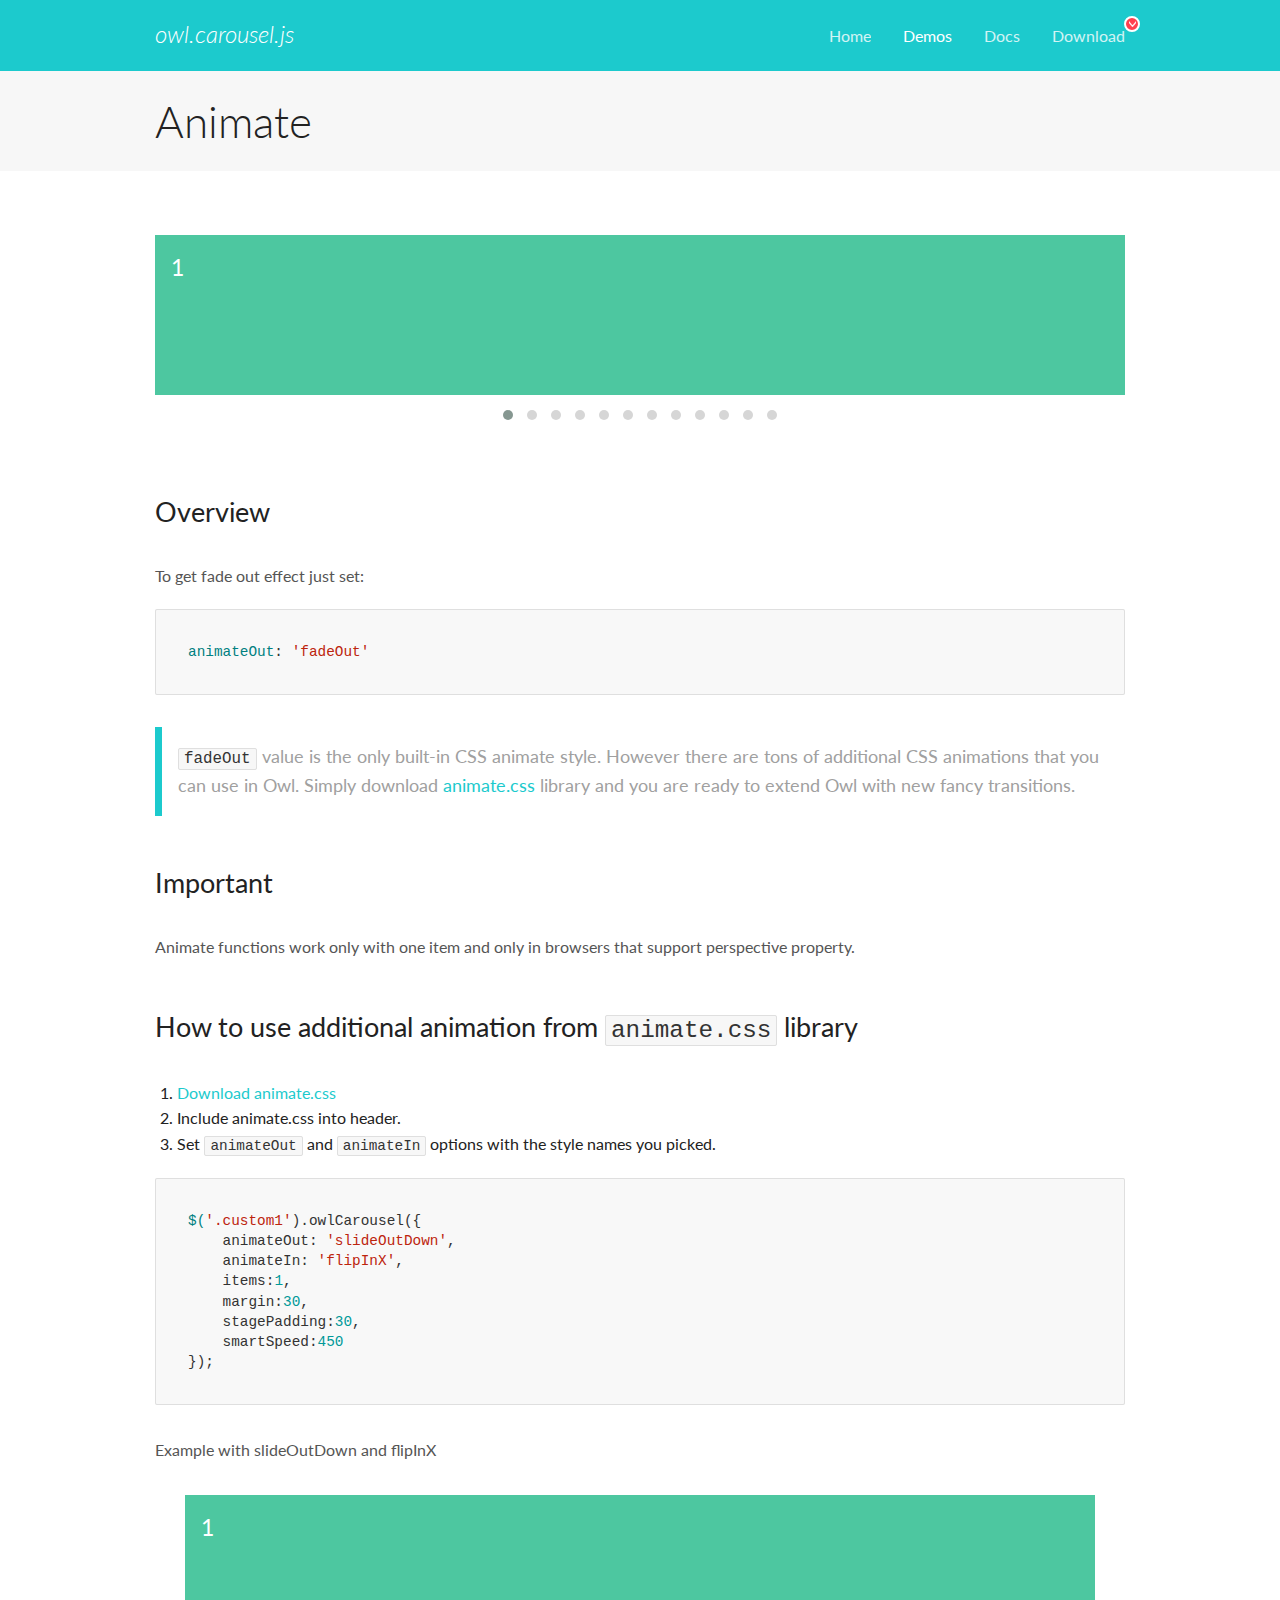
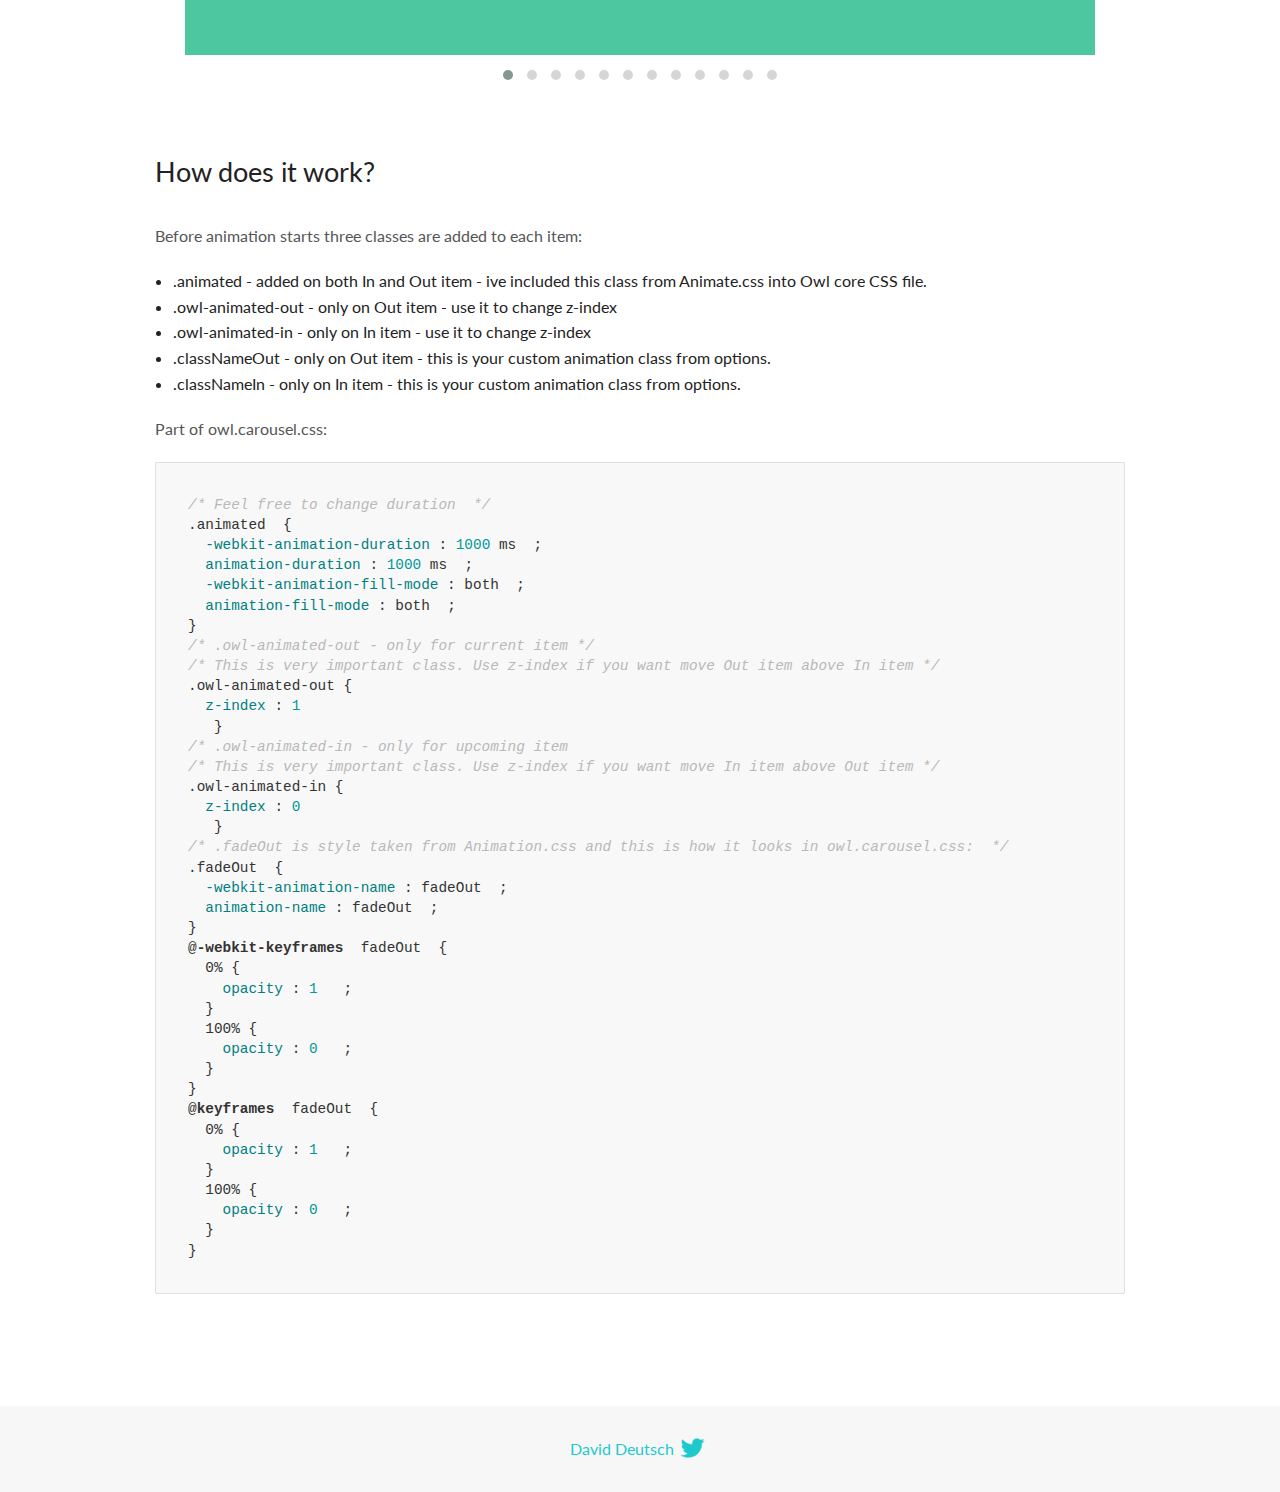
<file: assets/lib/OwlCarousel2-2.3.4/docs/demos/animate.html>
<!DOCTYPE html>
<html lang="en">
  <head>

    <!-- head -->
    <meta charset="utf-8">
    <meta name="msapplication-tap-highlight" content="no" />
    <meta name="viewport" content="width=device-width, initial-scale=1.0" />
    <meta name="description" content="Animate carousel">
    <meta name="author" content="David Deutsch">
    <title>
      Animate Demo | Owl Carousel | 2.3.4
    </title>

    <!-- Stylesheets -->
    <link href='https://fonts.googleapis.com/css?family=Lato:300,400,700,400italic,300italic' rel='stylesheet' type='text/css'>
    <link rel="stylesheet" href="../assets/css/docs.theme.min.css">

    <!-- Owl Stylesheets -->
    <link rel="stylesheet" href="../assets/owlcarousel/assets/owl.carousel.min.css">
    <link rel="stylesheet" href="../assets/owlcarousel/assets/owl.theme.default.min.css">

    <!-- HTML5 shim and Respond.js IE8 support of HTML5 elements and media queries -->

    <!--[if lt IE 9]>
      <script src="https://oss.maxcdn.com/libs/html5shiv/3.7.0/html5shiv.js"></script>
      <script src="https://oss.maxcdn.com/libs/respond.js/1.3.0/respond.min.js"></script>
    <![endif]-->

    <!-- Favicons -->
    <link rel="apple-touch-icon-precomposed" sizes="144x144" href="../assets/ico/apple-touch-icon-144-precomposed.png">
    <link rel="shortcut icon" href="../assets/ico/favicon.png">
    <link rel="shortcut icon" href="favicon.ico">

    <!-- Yeah i know js should not be in header. Its required for demos.-->

    <!-- javascript -->
    <script src="../assets/vendors/jquery.min.js"></script>
    <script src="../assets/owlcarousel/owl.carousel.js"></script>
  </head>
  <body>

    <!-- header -->
    <header class="header">
      <div class="row">
        <div class="large-12 columns">
          <div class="brand left">
            <h3>
              <a href="/OwlCarousel2/">owl.carousel.js</a> 
            </h3>
          </div>
          <a id="toggle-nav" class="right">
            <span></span> <span></span> <span></span> 
          </a> 
          <div class="nav-bar">
            <ul class="clearfix">
              <li> <a href="/OwlCarousel2/index.html">Home</a>  </li>
              <li class="active">
                <a href="/OwlCarousel2/demos/demos.html">Demos</a> 
              </li>
              <li> <a href="/OwlCarousel2/docs/started-welcome.html">Docs</a>  </li>
              <li>
                <a href="https://github.com/OwlCarousel2/OwlCarousel2/archive/2.3.4.zip">Download</a> 
                <span class="download"></span> 
              </li>
            </ul>
          </div>
        </div>
      </div>
    </header>

    <!-- title -->
    <section class="title">
      <div class="row">
        <div class="large-12 columns">
          <h1>Animate</h1>
        </div>
      </div>
    </section>

    <!--  Demos -->
    <section id="demos">
      <div class="row">
        <div class="large-12 columns">
          <div class="fadeOut owl-carousel owl-theme">
            <div class="item">
              <h4>1</h4>
            </div>
            <div class="item">
              <h4>2</h4>
            </div>
            <div class="item">
              <h4>3</h4>
            </div>
            <div class="item">
              <h4>4</h4>
            </div>
            <div class="item">
              <h4>5</h4>
            </div>
            <div class="item">
              <h4>6</h4>
            </div>
            <div class="item">
              <h4>7</h4>
            </div>
            <div class="item">
              <h4>8</h4>
            </div>
            <div class="item">
              <h4>9</h4>
            </div>
            <div class="item">
              <h4>10</h4>
            </div>
            <div class="item">
              <h4>11</h4>
            </div>
            <div class="item">
              <h4>12</h4>
            </div>
          </div>
          <h3 id="overview">Overview</h3>
          <p>To get fade out effect just set:</p>
          <pre><code>animateOut: &#39;fadeOut&#39;</code></pre>
          <blockquote>
            <p><code>fadeOut</code> value is the only built-in CSS animate style. However there are tons of additional CSS animations that you can use in Owl. Simply download
              <a href="https://daneden.github.io/animate.css/">animate.css</a>  library and you are ready to extend Owl with new fancy transitions.</p>
          </blockquote>
          <h3 id="important">Important</h3>
          <p>Animate functions work only with one item and only in browsers that support perspective property.</p>
          <h3 id="how-to-use-additional-animation-from-animate-css-library">How to use additional animation from <code>animate.css</code> library</h3>
          <ol>
            <li> <a href="https://daneden.github.io/animate.css/">Download animate.css</a>  </li>
            <li>Include animate.css into header.</li>
            <li>Set <code>animateOut</code> and <code>animateIn</code> options with the style names you picked.</li>
          </ol>
          <pre><code>$(&#39;.custom1&#39;).owlCarousel({
    animateOut: &#39;slideOutDown&#39;,
    animateIn: &#39;flipInX&#39;,
    items:1,
    margin:30,
    stagePadding:30,
    smartSpeed:450
});</code></pre>
          <p>Example with slideOutDown and flipInX</p>
          <div class="custom1 owl-carousel owl-theme">
            <div class="item">
              <h4>1</h4>
            </div>
            <div class="item">
              <h4>2</h4>
            </div>
            <div class="item">
              <h4>3</h4>
            </div>
            <div class="item">
              <h4>4</h4>
            </div>
            <div class="item">
              <h4>5</h4>
            </div>
            <div class="item">
              <h4>6</h4>
            </div>
            <div class="item">
              <h4>7</h4>
            </div>
            <div class="item">
              <h4>8</h4>
            </div>
            <div class="item">
              <h4>9</h4>
            </div>
            <div class="item">
              <h4>10</h4>
            </div>
            <div class="item">
              <h4>11</h4>
            </div>
            <div class="item">
              <h4>12</h4>
            </div>
          </div>
          <h3 id="how-does-it-work-">How does it work?</h3>
          <p>Before animation starts three classes are added to each item:</p>
          <ul>
            <li>.animated - added on both In and Out item - ive included this class from Animate.css into Owl core CSS file.</li>
            <li>.owl-animated-out - only on Out item - use it to change z-index</li>
            <li>.owl-animated-in - only on In item - use it to change z-index</li>
            <li>.classNameOut - only on Out item - this is your custom animation class from options.</li>
            <li>.classNameIn - only on In item - this is your custom animation class from options.</li>
          </ul>
          <p>Part of owl.carousel.css:</p>
          <pre><code class="language-css"><span class="comment">/* Feel free to change duration  */</span> 
<span class="class">.animated</span>  <span class="rules">{
  <span class="rule"><span class="attribute">-webkit-animation-duration</span> :<span class="value"> <span class="number">1000</span> ms</span> </span> ;
  <span class="rule"><span class="attribute">animation-duration</span> :<span class="value"> <span class="number">1000</span> ms</span> </span> ;
  <span class="rule"><span class="attribute">-webkit-animation-fill-mode</span> :<span class="value"> both</span> </span> ;
  <span class="rule"><span class="attribute">animation-fill-mode</span> :<span class="value"> both</span> </span> ;
<span class="rule">}</span> </span> 
<span class="comment">/* .owl-animated-out - only for current item */</span> 
<span class="comment">/* This is very important class. Use z-index if you want move Out item above In item */</span> 
<span class="class">.owl-animated-out</span> <span class="rules">{
  <span class="rule"><span class="attribute">z-index</span> :<span class="value"> <span class="number">1</span> 
</span> </span> </span> }
<span class="comment">/* .owl-animated-in - only for upcoming item
/* This is very important class. Use z-index if you want move In item above Out item */</span> 
<span class="class">.owl-animated-in</span> <span class="rules">{
  <span class="rule"><span class="attribute">z-index</span> :<span class="value"> <span class="number">0</span> 
</span> </span> </span> }
<span class="comment">/* .fadeOut is style taken from Animation.css and this is how it looks in owl.carousel.css:  */</span> 
<span class="class">.fadeOut</span>  <span class="rules">{
  <span class="rule"><span class="attribute">-webkit-animation-name</span> :<span class="value"> fadeOut</span> </span> ;
  <span class="rule"><span class="attribute">animation-name</span> :<span class="value"> fadeOut</span> </span> ;
<span class="rule">}</span> </span> 
<span class="at_rule">@<span class="keyword">-webkit-keyframes</span>  fadeOut </span> {
  0% <span class="rules">{
    <span class="rule"><span class="attribute">opacity</span> :<span class="value"> <span class="number">1</span> </span> </span> ;
  <span class="rule">}</span> </span> 
  100% <span class="rules">{
    <span class="rule"><span class="attribute">opacity</span> :<span class="value"> <span class="number">0</span> </span> </span> ;
  <span class="rule">}</span> </span> 
}
<span class="at_rule">@<span class="keyword">keyframes</span>  fadeOut </span> {
  0% <span class="rules">{
    <span class="rule"><span class="attribute">opacity</span> :<span class="value"> <span class="number">1</span> </span> </span> ;
  <span class="rule">}</span> </span> 
  100% <span class="rules">{
    <span class="rule"><span class="attribute">opacity</span> :<span class="value"> <span class="number">0</span> </span> </span> ;
  <span class="rule">}</span> </span> 
}</code></pre>
          <link rel="stylesheet" href="../assets/css/animate.css">
          <script>
            jQuery(document).ready(function($) {
              $('.fadeOut').owlCarousel({
                items: 1,
                animateOut: 'fadeOut',
                loop: true,
                margin: 10,
              });
              $('.custom1').owlCarousel({
                animateOut: 'slideOutDown',
                animateIn: 'flipInX',
                items: 1,
                margin: 30,
                stagePadding: 30,
                smartSpeed: 450
              });
            });
          </script>
        </div>
      </div>
    </section>

    <!-- footer -->
    <footer class="footer">
      <div class="row">
        <div class="large-12 columns">
          <h5>
            <a href="/OwlCarousel2/docs/support-contact.html">David Deutsch</a> 
            <a id="custom-tweet-button" href="https://twitter.com/share?url=https://github.com/OwlCarousel2/OwlCarousel2&text=Owl Carousel - This is so awesome! " target="_blank"></a> 
          </h5>
        </div>
      </div>
    </footer>

    <!-- vendors -->
    <script src="../assets/vendors/highlight.js"></script>
    <script src="../assets/js/app.js"></script>
  </body>
</html>
</file>
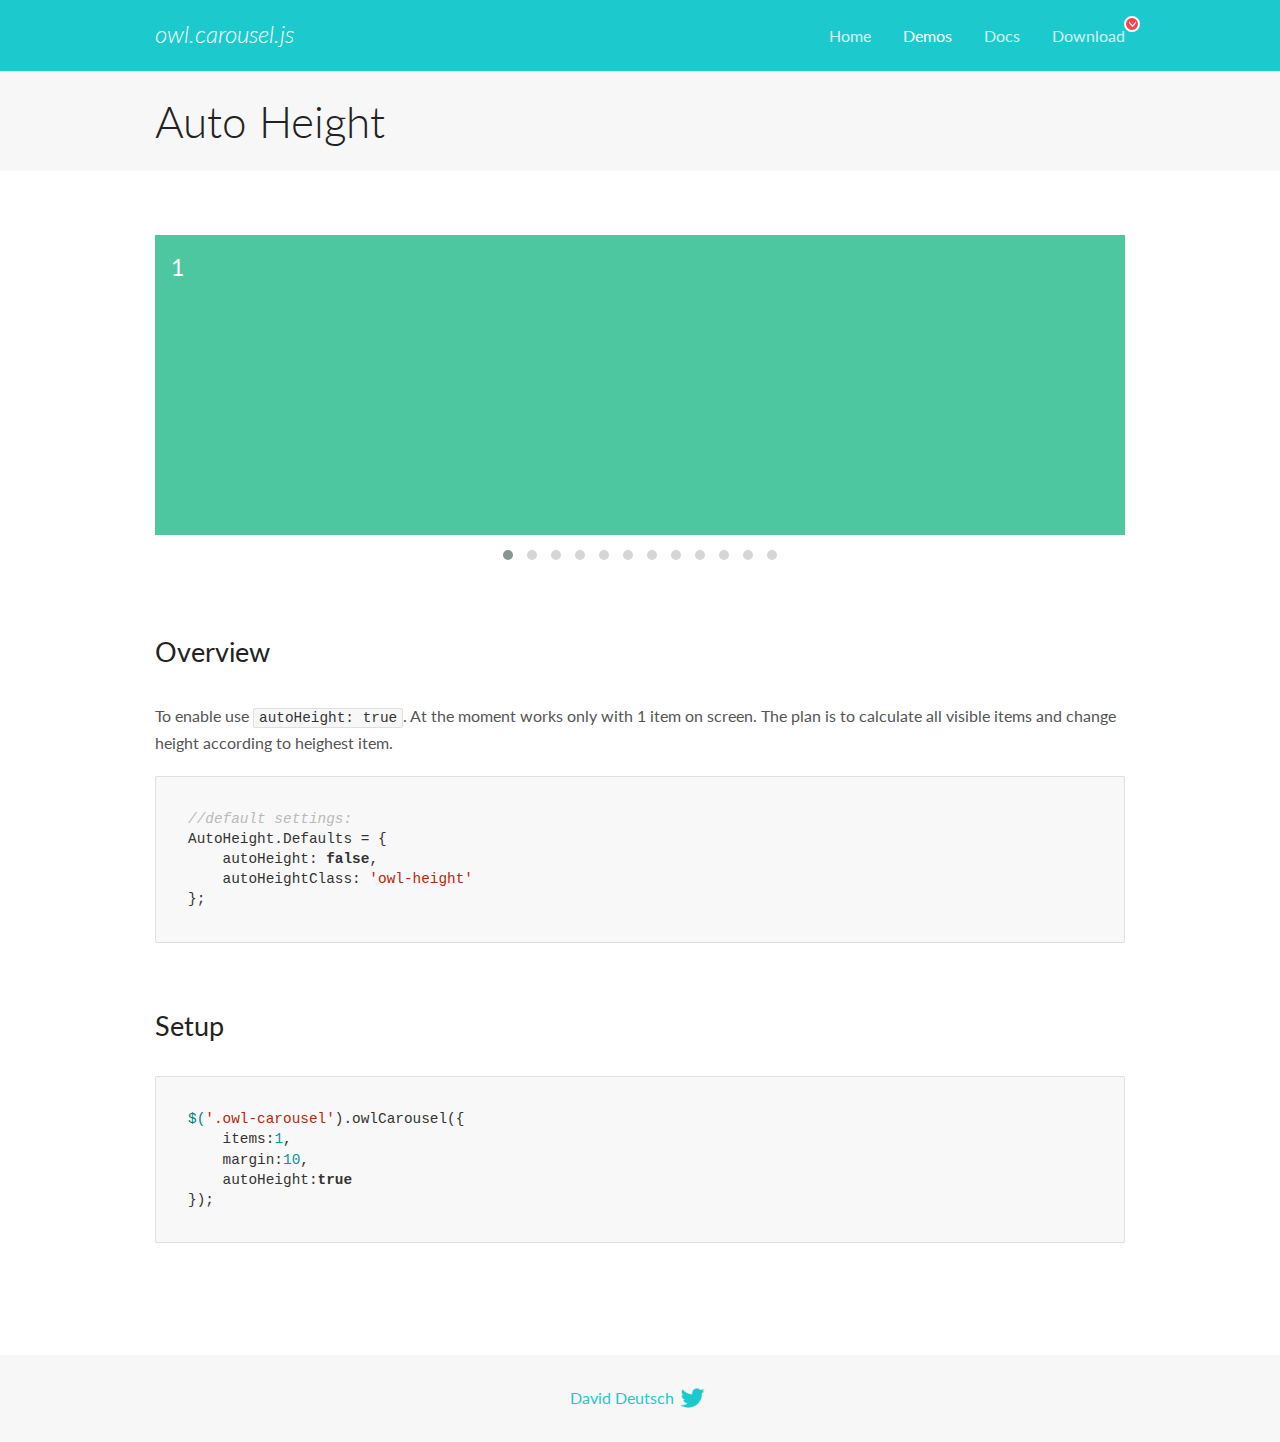
<file: assets/lib/OwlCarousel2-2.3.4/docs/demos/autoheight.html>
<!DOCTYPE html>
<html lang="en">
  <head>

    <!-- head -->
    <meta charset="utf-8">
    <meta name="msapplication-tap-highlight" content="no" />
    <meta name="viewport" content="width=device-width, initial-scale=1.0" />
    <meta name="description" content="autoHeight usage demo">
    <meta name="author" content="David Deutsch">
    <title>
      Auto Height Demo | Owl Carousel | 2.3.4
    </title>

    <!-- Stylesheets -->
    <link href='https://fonts.googleapis.com/css?family=Lato:300,400,700,400italic,300italic' rel='stylesheet' type='text/css'>
    <link rel="stylesheet" href="../assets/css/docs.theme.min.css">

    <!-- Owl Stylesheets -->
    <link rel="stylesheet" href="../assets/owlcarousel/assets/owl.carousel.min.css">
    <link rel="stylesheet" href="../assets/owlcarousel/assets/owl.theme.default.min.css">

    <!-- HTML5 shim and Respond.js IE8 support of HTML5 elements and media queries -->

    <!--[if lt IE 9]>
      <script src="https://oss.maxcdn.com/libs/html5shiv/3.7.0/html5shiv.js"></script>
      <script src="https://oss.maxcdn.com/libs/respond.js/1.3.0/respond.min.js"></script>
    <![endif]-->

    <!-- Favicons -->
    <link rel="apple-touch-icon-precomposed" sizes="144x144" href="../assets/ico/apple-touch-icon-144-precomposed.png">
    <link rel="shortcut icon" href="../assets/ico/favicon.png">
    <link rel="shortcut icon" href="favicon.ico">

    <!-- Yeah i know js should not be in header. Its required for demos.-->

    <!-- javascript -->
    <script src="../assets/vendors/jquery.min.js"></script>
    <script src="../assets/owlcarousel/owl.carousel.js"></script>
  </head>
  <body>

    <!-- header -->
    <header class="header">
      <div class="row">
        <div class="large-12 columns">
          <div class="brand left">
            <h3>
              <a href="/OwlCarousel2/">owl.carousel.js</a> 
            </h3>
          </div>
          <a id="toggle-nav" class="right">
            <span></span> <span></span> <span></span> 
          </a> 
          <div class="nav-bar">
            <ul class="clearfix">
              <li> <a href="/OwlCarousel2/index.html">Home</a>  </li>
              <li class="active">
                <a href="/OwlCarousel2/demos/demos.html">Demos</a> 
              </li>
              <li> <a href="/OwlCarousel2/docs/started-welcome.html">Docs</a>  </li>
              <li>
                <a href="https://github.com/OwlCarousel2/OwlCarousel2/archive/2.3.4.zip">Download</a> 
                <span class="download"></span> 
              </li>
            </ul>
          </div>
        </div>
      </div>
    </header>

    <!-- title -->
    <section class="title">
      <div class="row">
        <div class="large-12 columns">
          <h1>Auto Height</h1>
        </div>
      </div>
    </section>

    <!--  Demos -->
    <section id="demos">
      <div class="row">
        <div class="large-12 columns">
          <div class="owl-carousel owl-theme">
            <div class="item" style="height:300px">
              <h4>1</h4>
            </div>
            <div class="item" style="height:100px">
              <h4>2</h4>
            </div>
            <div class="item" style="height:500px">
              <h4>3</h4>
            </div>
            <div class="item" style="height:250px">
              <h4>4</h4>
            </div>
            <div class="item" style="height:400px">
              <h4>5</h4>
            </div>
            <div class="item" style="height:500px">
              <h4>6</h4>
            </div>
            <div class="item" style="height:600px">
              <h4>7</h4>
            </div>
            <div class="item" style="height:400px">
              <h4>8</h4>
            </div>
            <div class="item" style="height:300px">
              <h4>9</h4>
            </div>
            <div class="item" style="height:350px">
              <h4>10</h4>
            </div>
            <div class="item" style="height:200px">
              <h4>11</h4>
            </div>
            <div class="item" style="height:150px">
              <h4>12</h4>
            </div>
          </div>
          <h3 id="overview">Overview</h3>
          <p>To enable use <code>autoHeight: true</code>. At the moment works only with 1 item on screen. The plan is to calculate all visible items and change height according to heighest item.</p>
          <pre><code>//default settings:
AutoHeight.Defaults = {
    autoHeight: false,
    autoHeightClass: &#39;owl-height&#39;
};</code></pre>
          <h3 id="setup">Setup</h3>
          <pre><code>$(&#39;.owl-carousel&#39;).owlCarousel({
    items:1,
    margin:10,
    autoHeight:true
});</code></pre>
          <script>
            $(document).ready(function() {
              $('.owl-carousel').owlCarousel({
                items: 1,
                margin: 10,
                autoHeight: true
              });
            })
          </script>
        </div>
      </div>
    </section>

    <!-- footer -->
    <footer class="footer">
      <div class="row">
        <div class="large-12 columns">
          <h5>
            <a href="/OwlCarousel2/docs/support-contact.html">David Deutsch</a> 
            <a id="custom-tweet-button" href="https://twitter.com/share?url=https://github.com/OwlCarousel2/OwlCarousel2&text=Owl Carousel - This is so awesome! " target="_blank"></a> 
          </h5>
        </div>
      </div>
    </footer>

    <!-- vendors -->
    <script src="../assets/vendors/highlight.js"></script>
    <script src="../assets/js/app.js"></script>
  </body>
</html>
</file>
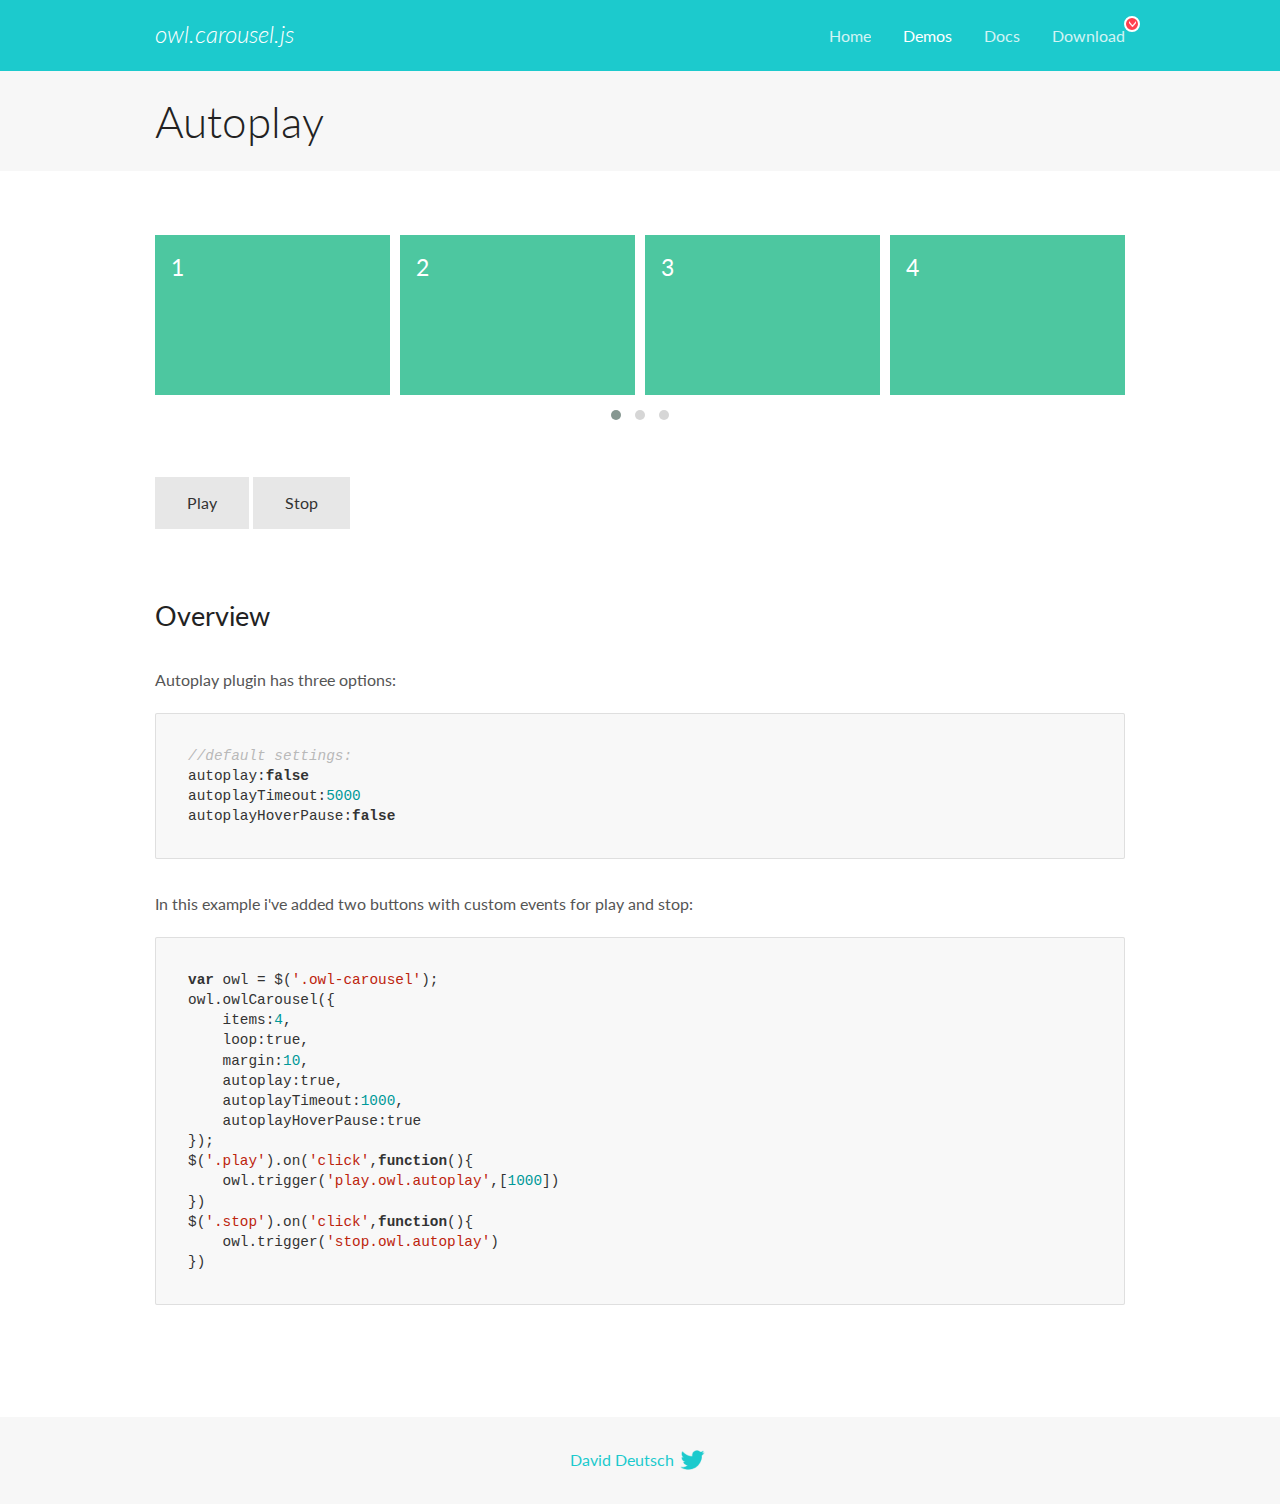
<file: assets/lib/OwlCarousel2-2.3.4/docs/demos/autoplay.html>
<!DOCTYPE html>
<html lang="en">
  <head>

    <!-- head -->
    <meta charset="utf-8">
    <meta name="msapplication-tap-highlight" content="no" />
    <meta name="viewport" content="width=device-width, initial-scale=1.0" />
    <meta name="description" content="Autoplay usage demo">
    <meta name="author" content="David Deutsch">
    <title>
      Autoplay Demo | Owl Carousel | 2.3.4
    </title>

    <!-- Stylesheets -->
    <link href='https://fonts.googleapis.com/css?family=Lato:300,400,700,400italic,300italic' rel='stylesheet' type='text/css'>
    <link rel="stylesheet" href="../assets/css/docs.theme.min.css">

    <!-- Owl Stylesheets -->
    <link rel="stylesheet" href="../assets/owlcarousel/assets/owl.carousel.min.css">
    <link rel="stylesheet" href="../assets/owlcarousel/assets/owl.theme.default.min.css">

    <!-- HTML5 shim and Respond.js IE8 support of HTML5 elements and media queries -->

    <!--[if lt IE 9]>
      <script src="https://oss.maxcdn.com/libs/html5shiv/3.7.0/html5shiv.js"></script>
      <script src="https://oss.maxcdn.com/libs/respond.js/1.3.0/respond.min.js"></script>
    <![endif]-->

    <!-- Favicons -->
    <link rel="apple-touch-icon-precomposed" sizes="144x144" href="../assets/ico/apple-touch-icon-144-precomposed.png">
    <link rel="shortcut icon" href="../assets/ico/favicon.png">
    <link rel="shortcut icon" href="favicon.ico">

    <!-- Yeah i know js should not be in header. Its required for demos.-->

    <!-- javascript -->
    <script src="../assets/vendors/jquery.min.js"></script>
    <script src="../assets/owlcarousel/owl.carousel.js"></script>
  </head>
  <body>

    <!-- header -->
    <header class="header">
      <div class="row">
        <div class="large-12 columns">
          <div class="brand left">
            <h3>
              <a href="/OwlCarousel2/">owl.carousel.js</a> 
            </h3>
          </div>
          <a id="toggle-nav" class="right">
            <span></span> <span></span> <span></span> 
          </a> 
          <div class="nav-bar">
            <ul class="clearfix">
              <li> <a href="/OwlCarousel2/index.html">Home</a>  </li>
              <li class="active">
                <a href="/OwlCarousel2/demos/demos.html">Demos</a> 
              </li>
              <li> <a href="/OwlCarousel2/docs/started-welcome.html">Docs</a>  </li>
              <li>
                <a href="https://github.com/OwlCarousel2/OwlCarousel2/archive/2.3.4.zip">Download</a> 
                <span class="download"></span> 
              </li>
            </ul>
          </div>
        </div>
      </div>
    </header>

    <!-- title -->
    <section class="title">
      <div class="row">
        <div class="large-12 columns">
          <h1>Autoplay</h1>
        </div>
      </div>
    </section>

    <!--  Demos -->
    <section id="demos">
      <div class="row">
        <div class="large-12 columns">
          <div class="owl-carousel owl-theme">
            <div class="item">
              <h4>1</h4>
            </div>
            <div class="item">
              <h4>2</h4>
            </div>
            <div class="item">
              <h4>3</h4>
            </div>
            <div class="item">
              <h4>4</h4>
            </div>
            <div class="item">
              <h4>5</h4>
            </div>
            <div class="item">
              <h4>6</h4>
            </div>
            <div class="item">
              <h4>7</h4>
            </div>
            <div class="item">
              <h4>8</h4>
            </div>
            <div class="item">
              <h4>9</h4>
            </div>
            <div class="item">
              <h4>10</h4>
            </div>
            <div class="item">
              <h4>11</h4>
            </div>
            <div class="item">
              <h4>12</h4>
            </div>
          </div>
          <a class="button secondary play">Play</a> 
          <a class="button secondary stop">Stop</a> 
          <h3 id="overview">Overview</h3>
          <p>Autoplay plugin has three options:</p>
          <pre><code>//default settings:
autoplay:false
autoplayTimeout:5000
autoplayHoverPause:false</code></pre>
          <p>In this example i&#39;ve added two buttons with custom events for play and stop:</p>
          <pre><code>var owl = $(&#39;.owl-carousel&#39;);
owl.owlCarousel({
    items:4,
    loop:true,
    margin:10,
    autoplay:true,
    autoplayTimeout:1000,
    autoplayHoverPause:true
});
$(&#39;.play&#39;).on(&#39;click&#39;,function(){
    owl.trigger(&#39;play.owl.autoplay&#39;,[1000])
})
$(&#39;.stop&#39;).on(&#39;click&#39;,function(){
    owl.trigger(&#39;stop.owl.autoplay&#39;)
})</code></pre>
          <script>
            $(document).ready(function() {
              var owl = $('.owl-carousel');
              owl.owlCarousel({
                items: 4,
                loop: true,
                margin: 10,
                autoplay: true,
                autoplayTimeout: 1000,
                autoplayHoverPause: true
              });
              $('.play').on('click', function() {
                owl.trigger('play.owl.autoplay', [1000])
              })
              $('.stop').on('click', function() {
                owl.trigger('stop.owl.autoplay')
              })
            })
          </script>
        </div>
      </div>
    </section>

    <!-- footer -->
    <footer class="footer">
      <div class="row">
        <div class="large-12 columns">
          <h5>
            <a href="/OwlCarousel2/docs/support-contact.html">David Deutsch</a> 
            <a id="custom-tweet-button" href="https://twitter.com/share?url=https://github.com/OwlCarousel2/OwlCarousel2&text=Owl Carousel - This is so awesome! " target="_blank"></a> 
          </h5>
        </div>
      </div>
    </footer>

    <!-- vendors -->
    <script src="../assets/vendors/highlight.js"></script>
    <script src="../assets/js/app.js"></script>
  </body>
</html>
</file>
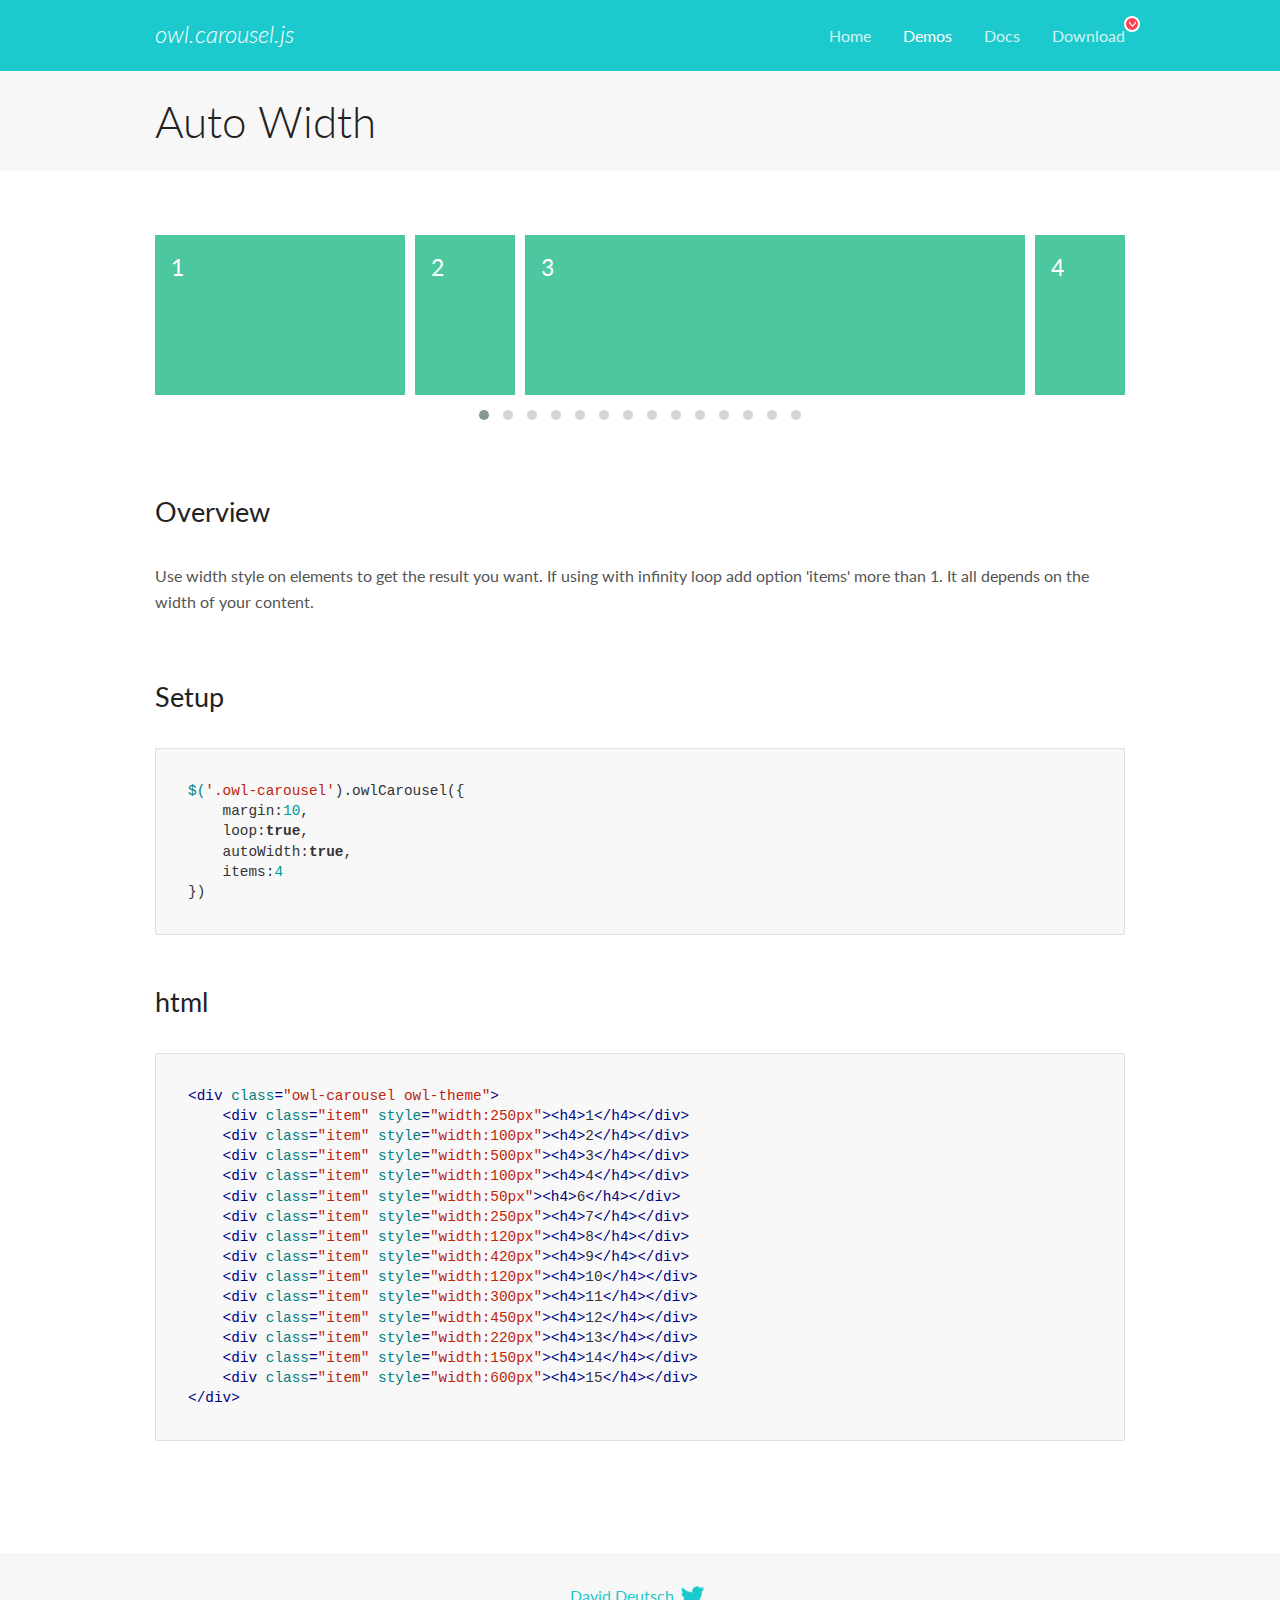
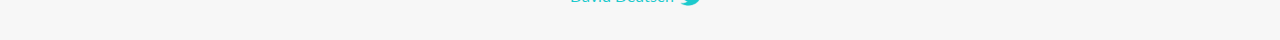
<file: assets/lib/OwlCarousel2-2.3.4/docs/demos/autowidth.html>
<!DOCTYPE html>
<html lang="en">
  <head>

    <!-- head -->
    <meta charset="utf-8">
    <meta name="msapplication-tap-highlight" content="no" />
    <meta name="viewport" content="width=device-width, initial-scale=1.0" />
    <meta name="description" content="Auto Width">
    <meta name="author" content="David Deutsch">
    <title>
      Auto Width Demo | Owl Carousel | 2.3.4
    </title>

    <!-- Stylesheets -->
    <link href='https://fonts.googleapis.com/css?family=Lato:300,400,700,400italic,300italic' rel='stylesheet' type='text/css'>
    <link rel="stylesheet" href="../assets/css/docs.theme.min.css">

    <!-- Owl Stylesheets -->
    <link rel="stylesheet" href="../assets/owlcarousel/assets/owl.carousel.min.css">
    <link rel="stylesheet" href="../assets/owlcarousel/assets/owl.theme.default.min.css">

    <!-- HTML5 shim and Respond.js IE8 support of HTML5 elements and media queries -->

    <!--[if lt IE 9]>
      <script src="https://oss.maxcdn.com/libs/html5shiv/3.7.0/html5shiv.js"></script>
      <script src="https://oss.maxcdn.com/libs/respond.js/1.3.0/respond.min.js"></script>
    <![endif]-->

    <!-- Favicons -->
    <link rel="apple-touch-icon-precomposed" sizes="144x144" href="../assets/ico/apple-touch-icon-144-precomposed.png">
    <link rel="shortcut icon" href="../assets/ico/favicon.png">
    <link rel="shortcut icon" href="favicon.ico">

    <!-- Yeah i know js should not be in header. Its required for demos.-->

    <!-- javascript -->
    <script src="../assets/vendors/jquery.min.js"></script>
    <script src="../assets/owlcarousel/owl.carousel.js"></script>
  </head>
  <body>

    <!-- header -->
    <header class="header">
      <div class="row">
        <div class="large-12 columns">
          <div class="brand left">
            <h3>
              <a href="/OwlCarousel2/">owl.carousel.js</a> 
            </h3>
          </div>
          <a id="toggle-nav" class="right">
            <span></span> <span></span> <span></span> 
          </a> 
          <div class="nav-bar">
            <ul class="clearfix">
              <li> <a href="/OwlCarousel2/index.html">Home</a>  </li>
              <li class="active">
                <a href="/OwlCarousel2/demos/demos.html">Demos</a> 
              </li>
              <li> <a href="/OwlCarousel2/docs/started-welcome.html">Docs</a>  </li>
              <li>
                <a href="https://github.com/OwlCarousel2/OwlCarousel2/archive/2.3.4.zip">Download</a> 
                <span class="download"></span> 
              </li>
            </ul>
          </div>
        </div>
      </div>
    </header>

    <!-- title -->
    <section class="title">
      <div class="row">
        <div class="large-12 columns">
          <h1>Auto Width</h1>
        </div>
      </div>
    </section>

    <!--  Demos -->
    <section id="demos">
      <div class="row">
        <div class="large-12 columns">
          <div class="owl-carousel owl-theme">
            <div class="item" style="width:250px">
              <h4>1</h4>
            </div>
            <div class="item" style="width:100px">
              <h4>2</h4>
            </div>
            <div class="item" style="width:500px">
              <h4>3</h4>
            </div>
            <div class="item" style="width:100px">
              <h4>4</h4>
            </div>
            <div class="item" style="width:50px">
              <h4>6</h4>
            </div>
            <div class="item" style="width:250px">
              <h4>7</h4>
            </div>
            <div class="item" style="width:120px">
              <h4>8</h4>
            </div>
            <div class="item" style="width:420px">
              <h4>9</h4>
            </div>
            <div class="item" style="width:120px">
              <h4>10</h4>
            </div>
            <div class="item" style="width:300px">
              <h4>11</h4>
            </div>
            <div class="item" style="width:450px">
              <h4>12</h4>
            </div>
            <div class="item" style="width:220px">
              <h4>13</h4>
            </div>
            <div class="item" style="width:150px">
              <h4>14</h4>
            </div>
            <div class="item" style="width:600px">
              <h4>15</h4>
            </div>
          </div>
          <h3 id="overview">Overview</h3>
          <p>Use width style on elements to get the result you want. If using with infinity loop add option &#39;items&#39; more than 1. It all depends on the width of your content.</p>
          <h3 id="setup">Setup</h3>
          <pre><code>$(&#39;.owl-carousel&#39;).owlCarousel({
    margin:10,
    loop:true,
    autoWidth:true,
    items:4
})</code></pre>
          <h3 id="html">html</h3>
          <pre><code>&lt;div class=&quot;owl-carousel owl-theme&quot;&gt;
    &lt;div class=&quot;item&quot; style=&quot;width:250px&quot;&gt;&lt;h4&gt;1&lt;/h4&gt;&lt;/div&gt;
    &lt;div class=&quot;item&quot; style=&quot;width:100px&quot;&gt;&lt;h4&gt;2&lt;/h4&gt;&lt;/div&gt;
    &lt;div class=&quot;item&quot; style=&quot;width:500px&quot;&gt;&lt;h4&gt;3&lt;/h4&gt;&lt;/div&gt;
    &lt;div class=&quot;item&quot; style=&quot;width:100px&quot;&gt;&lt;h4&gt;4&lt;/h4&gt;&lt;/div&gt;
    &lt;div class=&quot;item&quot; style=&quot;width:50px&quot;&gt;&lt;h4&gt;6&lt;/h4&gt;&lt;/div&gt;
    &lt;div class=&quot;item&quot; style=&quot;width:250px&quot;&gt;&lt;h4&gt;7&lt;/h4&gt;&lt;/div&gt;
    &lt;div class=&quot;item&quot; style=&quot;width:120px&quot;&gt;&lt;h4&gt;8&lt;/h4&gt;&lt;/div&gt;
    &lt;div class=&quot;item&quot; style=&quot;width:420px&quot;&gt;&lt;h4&gt;9&lt;/h4&gt;&lt;/div&gt;
    &lt;div class=&quot;item&quot; style=&quot;width:120px&quot;&gt;&lt;h4&gt;10&lt;/h4&gt;&lt;/div&gt;
    &lt;div class=&quot;item&quot; style=&quot;width:300px&quot;&gt;&lt;h4&gt;11&lt;/h4&gt;&lt;/div&gt;
    &lt;div class=&quot;item&quot; style=&quot;width:450px&quot;&gt;&lt;h4&gt;12&lt;/h4&gt;&lt;/div&gt;
    &lt;div class=&quot;item&quot; style=&quot;width:220px&quot;&gt;&lt;h4&gt;13&lt;/h4&gt;&lt;/div&gt;
    &lt;div class=&quot;item&quot; style=&quot;width:150px&quot;&gt;&lt;h4&gt;14&lt;/h4&gt;&lt;/div&gt;
    &lt;div class=&quot;item&quot; style=&quot;width:600px&quot;&gt;&lt;h4&gt;15&lt;/h4&gt;&lt;/div&gt;
&lt;/div&gt;</code></pre>
          <script>
            $(document).ready(function() {
              $('.owl-carousel').owlCarousel({
                margin: 10,
                loop: true,
                autoWidth: true,
                items: 4
              })
            })
          </script>
        </div>
      </div>
    </section>

    <!-- footer -->
    <footer class="footer">
      <div class="row">
        <div class="large-12 columns">
          <h5>
            <a href="/OwlCarousel2/docs/support-contact.html">David Deutsch</a> 
            <a id="custom-tweet-button" href="https://twitter.com/share?url=https://github.com/OwlCarousel2/OwlCarousel2&text=Owl Carousel - This is so awesome! " target="_blank"></a> 
          </h5>
        </div>
      </div>
    </footer>

    <!-- vendors -->
    <script src="../assets/vendors/highlight.js"></script>
    <script src="../assets/js/app.js"></script>
  </body>
</html>
</file>
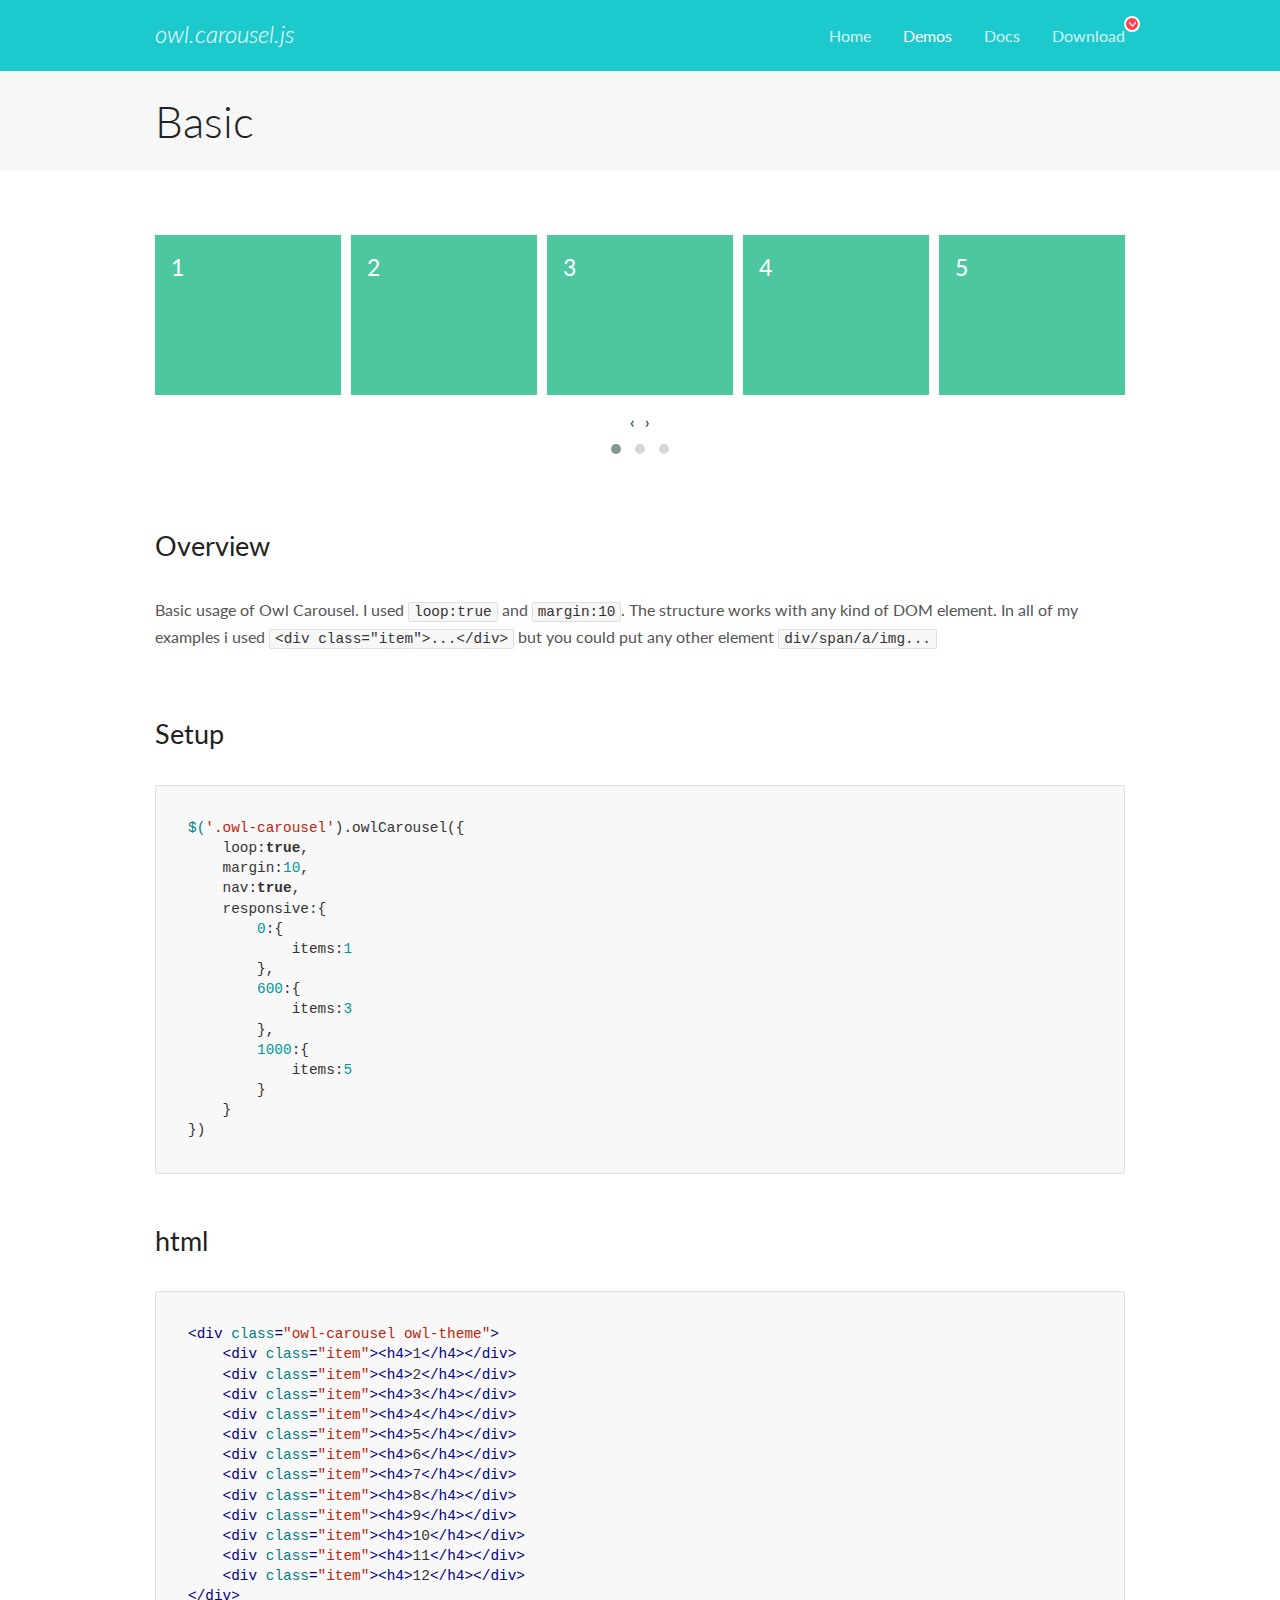
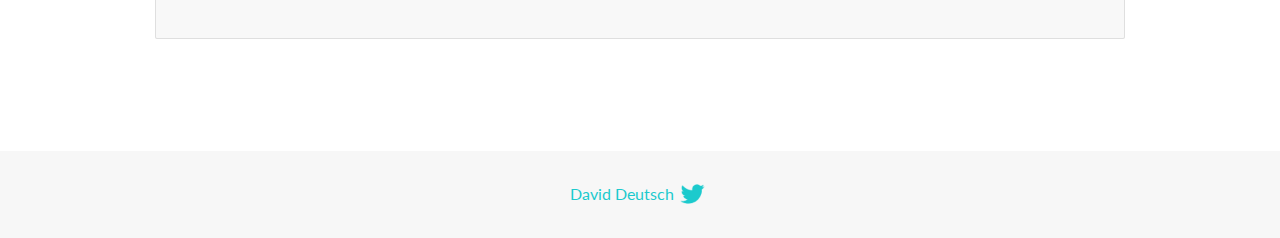
<file: assets/lib/OwlCarousel2-2.3.4/docs/demos/basic.html>
<!DOCTYPE html>
<html lang="en">
  <head>

    <!-- head -->
    <meta charset="utf-8">
    <meta name="msapplication-tap-highlight" content="no" />
    <meta name="viewport" content="width=device-width, initial-scale=1.0" />
    <meta name="description" content="Basic usage demo">
    <meta name="author" content="David Deutsch">
    <title>
      Basic Demo | Owl Carousel | 2.3.4
    </title>

    <!-- Stylesheets -->
    <link href='https://fonts.googleapis.com/css?family=Lato:300,400,700,400italic,300italic' rel='stylesheet' type='text/css'>
    <link rel="stylesheet" href="../assets/css/docs.theme.min.css">

    <!-- Owl Stylesheets -->
    <link rel="stylesheet" href="../assets/owlcarousel/assets/owl.carousel.min.css">
    <link rel="stylesheet" href="../assets/owlcarousel/assets/owl.theme.default.min.css">

    <!-- HTML5 shim and Respond.js IE8 support of HTML5 elements and media queries -->

    <!--[if lt IE 9]>
      <script src="https://oss.maxcdn.com/libs/html5shiv/3.7.0/html5shiv.js"></script>
      <script src="https://oss.maxcdn.com/libs/respond.js/1.3.0/respond.min.js"></script>
    <![endif]-->

    <!-- Favicons -->
    <link rel="apple-touch-icon-precomposed" sizes="144x144" href="../assets/ico/apple-touch-icon-144-precomposed.png">
    <link rel="shortcut icon" href="../assets/ico/favicon.png">
    <link rel="shortcut icon" href="favicon.ico">

    <!-- Yeah i know js should not be in header. Its required for demos.-->

    <!-- javascript -->
    <script src="../assets/vendors/jquery.min.js"></script>
    <script src="../assets/owlcarousel/owl.carousel.js"></script>
  </head>
  <body>

    <!-- header -->
    <header class="header">
      <div class="row">
        <div class="large-12 columns">
          <div class="brand left">
            <h3>
              <a href="/OwlCarousel2/">owl.carousel.js</a> 
            </h3>
          </div>
          <a id="toggle-nav" class="right">
            <span></span> <span></span> <span></span> 
          </a> 
          <div class="nav-bar">
            <ul class="clearfix">
              <li> <a href="/OwlCarousel2/index.html">Home</a>  </li>
              <li class="active">
                <a href="/OwlCarousel2/demos/demos.html">Demos</a> 
              </li>
              <li> <a href="/OwlCarousel2/docs/started-welcome.html">Docs</a>  </li>
              <li>
                <a href="https://github.com/OwlCarousel2/OwlCarousel2/archive/2.3.4.zip">Download</a> 
                <span class="download"></span> 
              </li>
            </ul>
          </div>
        </div>
      </div>
    </header>

    <!-- title -->
    <section class="title">
      <div class="row">
        <div class="large-12 columns">
          <h1>Basic</h1>
        </div>
      </div>
    </section>

    <!--  Demos -->
    <section id="demos">
      <div class="row">
        <div class="large-12 columns">
          <div class="owl-carousel owl-theme">
            <div class="item">
              <h4>1</h4>
            </div>
            <div class="item">
              <h4>2</h4>
            </div>
            <div class="item">
              <h4>3</h4>
            </div>
            <div class="item">
              <h4>4</h4>
            </div>
            <div class="item">
              <h4>5</h4>
            </div>
            <div class="item">
              <h4>6</h4>
            </div>
            <div class="item">
              <h4>7</h4>
            </div>
            <div class="item">
              <h4>8</h4>
            </div>
            <div class="item">
              <h4>9</h4>
            </div>
            <div class="item">
              <h4>10</h4>
            </div>
            <div class="item">
              <h4>11</h4>
            </div>
            <div class="item">
              <h4>12</h4>
            </div>
          </div>
          <h3 id="overview">Overview</h3>
          <p>Basic usage of Owl Carousel. I used <code>loop:true</code> and <code>margin:10</code>. The structure works with any kind of DOM element. In all of my examples i used <code>&lt;div class=&quot;item&quot;&gt;...&lt;/div&gt;</code> but you could
            put any other element <code>div/span/a/img...</code></p>
          <h3 id="setup">Setup</h3>
          <pre><code>$(&#39;.owl-carousel&#39;).owlCarousel({
    loop:true,
    margin:10,
    nav:true,
    responsive:{
        0:{
            items:1
        },
        600:{
            items:3
        },
        1000:{
            items:5
        }
    }
})</code></pre>
          <h3 id="html">html</h3>
          <pre><code>&lt;div class=&quot;owl-carousel owl-theme&quot;&gt;
    &lt;div class=&quot;item&quot;&gt;&lt;h4&gt;1&lt;/h4&gt;&lt;/div&gt;
    &lt;div class=&quot;item&quot;&gt;&lt;h4&gt;2&lt;/h4&gt;&lt;/div&gt;
    &lt;div class=&quot;item&quot;&gt;&lt;h4&gt;3&lt;/h4&gt;&lt;/div&gt;
    &lt;div class=&quot;item&quot;&gt;&lt;h4&gt;4&lt;/h4&gt;&lt;/div&gt;
    &lt;div class=&quot;item&quot;&gt;&lt;h4&gt;5&lt;/h4&gt;&lt;/div&gt;
    &lt;div class=&quot;item&quot;&gt;&lt;h4&gt;6&lt;/h4&gt;&lt;/div&gt;
    &lt;div class=&quot;item&quot;&gt;&lt;h4&gt;7&lt;/h4&gt;&lt;/div&gt;
    &lt;div class=&quot;item&quot;&gt;&lt;h4&gt;8&lt;/h4&gt;&lt;/div&gt;
    &lt;div class=&quot;item&quot;&gt;&lt;h4&gt;9&lt;/h4&gt;&lt;/div&gt;
    &lt;div class=&quot;item&quot;&gt;&lt;h4&gt;10&lt;/h4&gt;&lt;/div&gt;
    &lt;div class=&quot;item&quot;&gt;&lt;h4&gt;11&lt;/h4&gt;&lt;/div&gt;
    &lt;div class=&quot;item&quot;&gt;&lt;h4&gt;12&lt;/h4&gt;&lt;/div&gt;
&lt;/div&gt;</code></pre>
          <script>
            $(document).ready(function() {
              var owl = $('.owl-carousel');
              owl.owlCarousel({
                margin: 10,
                nav: true,
                loop: true,
                responsive: {
                  0: {
                    items: 1
                  },
                  600: {
                    items: 3
                  },
                  1000: {
                    items: 5
                  }
                }
              })
            })
          </script>
        </div>
      </div>
    </section>

    <!-- footer -->
    <footer class="footer">
      <div class="row">
        <div class="large-12 columns">
          <h5>
            <a href="/OwlCarousel2/docs/support-contact.html">David Deutsch</a> 
            <a id="custom-tweet-button" href="https://twitter.com/share?url=https://github.com/OwlCarousel2/OwlCarousel2&text=Owl Carousel - This is so awesome! " target="_blank"></a> 
          </h5>
        </div>
      </div>
    </footer>

    <!-- vendors -->
    <script src="../assets/vendors/highlight.js"></script>
    <script src="../assets/js/app.js"></script>
  </body>
</html>
</file>
